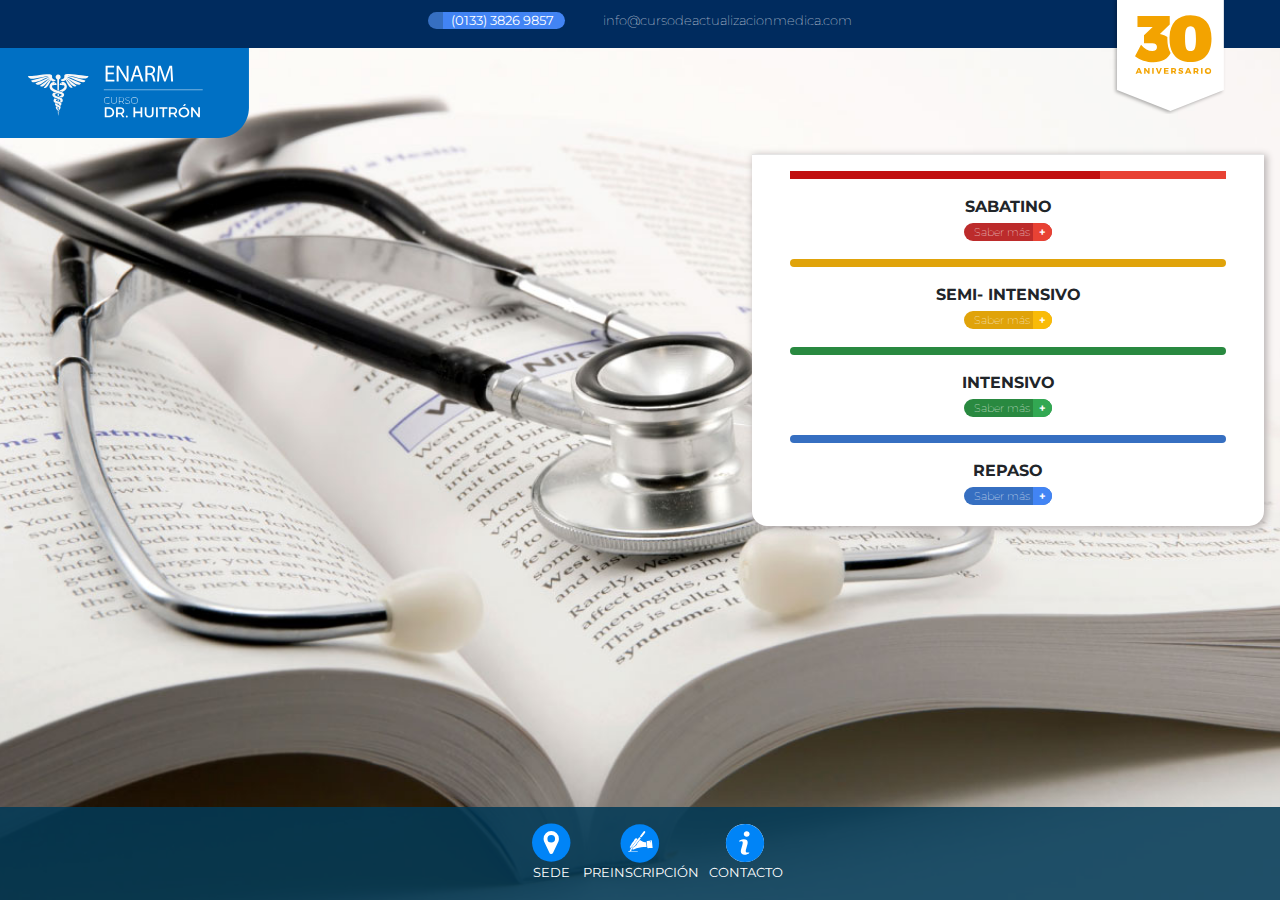
<file: index.html>
<!DOCTYPE html>
<html lang="es">
<head>
	<meta charset="UTF-8">
	<title>CAM</title>
	<!-- Required meta tags -->
  <meta charset="utf-8">
  <meta name="viewport" content="width=device-width, initial-scale=1, shrink-to-fit=no">

	<link rel="stylesheet" href="css/bootstrap.min.css">
	<link rel="stylesheet" href="css/style.css">
	<link rel="stylesheet" href="css/animate.css">
	<!-- fonts-->
	<link href="https://fonts.googleapis.com/css?family=Montserrat:100,200,300,400,600,700" rel="stylesheet">

	<link rel="stylesheet" href="https://use.fontawesome.com/releases/v5.3.1/css/all.css" integrity="sha384-mzrmE5qonljUremFsqc01SB46JvROS7bZs3IO2EmfFsd15uHvIt+Y8vEf7N7fWAU" crossorigin="anonymous">

</head>
<body>

	<div id="menu" class="">
		<div class="actions">
        <a id="close-menu" href="#" class="close">
          <i class="fas fa-times-circle txt-blue"></i>
        </a>
    </div>
  		<ul class="navigation-m nav flex-column txt-white text-center">
        <li class="nav-list">
          <a class="nav-link txt-blue " href="index.html">INICIO</a>
        </li>
        <div class="separator-menu"></div>
        <li class="nav-list">
          <a class="nav-link txt-blue " href="sede.html">SEDE</a>
        </li>
        <div class="separator-menu"></div>
        <li class="nav-list">
          <a class="nav-link txt-blue " href="que-ofrecemos.html">QUÉ OFRECEMOS</a>
        </li>
        <div class="separator-menu"></div>
        <li class="nav-list">
          <a class="nav-link txt-blue " href="descargas.html">DESCARGAS</a>
        </li>
        <div class="separator-menu"></div>
        <li class="nav-list">
          <a class="nav-link txt-blue " href="preinscripcion.html">PREINSCRIPCION</a>
        </li>
        <div class="separator-menu"></div>
        <li class="nav-list">
          <a class="nav-link txt-blue " href="contacto.html">CONTACTO</a>
        </li>
      </ul>
  </div>

	<div id="page-cont" class="container-fluid page-container">
    <div class="col col-lg-12 text-right page-menu txt-white">
      <div class="text-center ptop header-both">
        <span class="text-center sz-zeight pright">
          <span class="bg-blue border-radius-l p-small">
            <i class="fa fa-phone" aria-hidden="true"></i>
          </span>
          <span class="bg-blue-db border-radius-r p-small ">
            (0133) 3826 9857
          </span>
        </span>
        <span class="sz-zeight text-center thin">
          <i class="fas fa-envelope"></i> info@cursodeactualizacionmedica.com
        </span>
      </div>
      
    	 <img src="images/logo-thirtye.svg" alt="thirty">
       <span class="sz-zsix">
        <a id="open-menu" class="txt-white" href="">MENÚ</a> 
       </span>
    </div>
  	<div class="page-logo">
  		<div class="col col-lg-12">
				<img class="logo" src="images/logo-blue.svg" alt="logotipo">
  		</div>
  	</div>
		
		<!--page-info-->
  	<div class="page-info">
  		<div class="schedule">
  			<hr>
  			<div class="schedule-line schedule-line-red"></div>
  			<div class="schedule-title">
  				SABATINO
  			</div>
  			<div class="schedule-btn">
  				<a class="sz-zseven bg-red line-rounded thin" href="curso-sabatino.html">
  					Saber más <span class="bg-red-db border-radius-r">+</span>
  				</a>
  			</div>
  		</div>
  		<div class="schedule">
  			<div class="schedule-line bg-yellow line-rounded"></div>
  			<div class="schedule-title">
  				SEMI- INTENSIVO
  			</div>
  			<div class="schedule-btn">
  				<a class="sz-zseven bg-yellow line-rounded thin" href="curso-semi-intensivo.html">
  					Saber más <span class="bg-yellow-db border-radius-r"> + </span>
  				</a>
  			</div>
  		</div>
  		<div class="schedule">
  			<div class="schedule-line bg-green line-rounded"></div>
  			<div class="schedule-title">
  				INTENSIVO
  			</div>
  			<div class="schedule-btn ">
  				<a class="sz-zseven bg-green line-rounded thin" href="curso-intensivo.html">
  					Saber más <span class="bg-green-db border-radius-r"> + </span>
  				</a>
  			</div>
  		</div>
  		<div class="schedule">
  			<div class="schedule-line bg-blue line-rounded"></div>
  			<div class="schedule-title">
  				REPASO
  			</div>
  			<div class="schedule-btn p-bootom txt-white ">
  				<a class="sz-zseven bg-blue line-rounded thin" href="curso-repaso.html">
  					Saber más <span class="bg-blue-db border-radius-r"> + </span>
  				</a>
  			</div>
  		</div>
  	</div>
  	<!-- ./ page-info-->

  	<div class="page-info-title txt-blue blank page-info-both">
      <a href="ingles-medico.html">
  		<h3 class="regular-monts blank">Inglés</h3>
  		<h2 class="bold-monts blank">MÉDICO</h2>
      </a>
  	</div>
		
    <div class="page-footer footer-abs text-center">
      <ul class="text-center menu-big ">
        <a href="sede.html">
          <li>
            <img class="img-sede" src="images/sede.svg" alt="">
            <div class="txt-white  sz-zeight menu-txt-mr">SEDE</div>
          </li>
        </a>
        <a href="preinscripcion.html">
          <li>
            <img class="img-pre" src="images/preinscripcion.svg" alt="">
            <div class="txt-white sz-zeight menu-txt-mr">PREINSCRIPCIÓN</div>
          </li>
        </a>
        <a href="contacto.html">
          <li>
            <img class="img-contact" src="images/contacto.svg" alt="">
          <div class="txt-white sz-zeight menu-txt-mr">CONTACTO</div>
          </li>
        </a>
      </ul>
    </div>

    <!-- page footer responsive-->
		<div class="page-footer footer-both">
			<!-- <div class="page-footer-notice">
				<h3 class="txt-yellow s-nine">AVISO</h3>
				<p class="txt-white thin sz-zseven">Lorem ipsum dolor sit amet, consectetur adipisicing elit. Necessitatibus illum odio beatae, fuga facilis iste qui itaque neque. Ratione distinctio, est modi eos odit unde at asperiores facilis in ex. Uunde at asperiores facilis in ex.</p>
			</div>
			<div class="separator"></div>
			<div class="logo-cam text-center">
				<img src="images/cam-logo.svg" alt="CAM Training">
				<a class="txt-white" href="">ENTRAR <i class="fas fa-arrow-right"></i></a>
			</div> -->
			<div class="separator"></div>
			<div class="footer-contact txt-white light-monts">
				<div class="footer-telephone text-center sz-zseven footer-both">
					<span class="bg-blue border-radius-l p-small">
						<i class="fa fa-phone" aria-hidden="true"></i>
					</span>
					<span class="bg-blue-db border-radius-r p-small ">
						(0133) 3826 9857
					</span>
				</div>
				<div class="footer-email sz-zseven text-center thin footer-both">
					<i class="fas fa-envelope"></i> info@cursodeactualizacionmedica.com
				</div>
				<div class="developer-company text-center sz-zsix thin">
					Desarrollado por CID | Aviso de privacidad
				</div>
			</div>
		</div>
    <!-- ./ page-footer responsive-->

	</div>

	<script src="https://code.jquery.com/jquery-3.2.1.slim.min.js" integrity="sha384-KJ3o2DKtIkvYIK3UENzmM7KCkRr/rE9/Qpg6aAZGJwFDMVNA/GpGFF93hXpG5KkN" crossorigin="anonymous"></script>
	<script src="https://cdnjs.cloudflare.com/ajax/libs/popper.js/1.12.9/umd/popper.min.js" integrity="sha384-ApNbgh9B+Y1QKtv3Rn7W3mgPxhU9K/ScQsAP7hUibX39j7fakFPskvXusvfa0b4Q" crossorigin="anonymous"></script>
	<script src="https://maxcdn.bootstrapcdn.com/bootstrap/4.0.0/js/bootstrap.min.js" integrity="sha384-JZR6Spejh4U02d8jOt6vLEHfe/JQGiRRSQQxSfFWpi1MquVdAyjUar5+76PVCmYl" crossorigin="anonymous"></script>
	<script src="js/main.js" ></script>
</body>
</html>
</file>
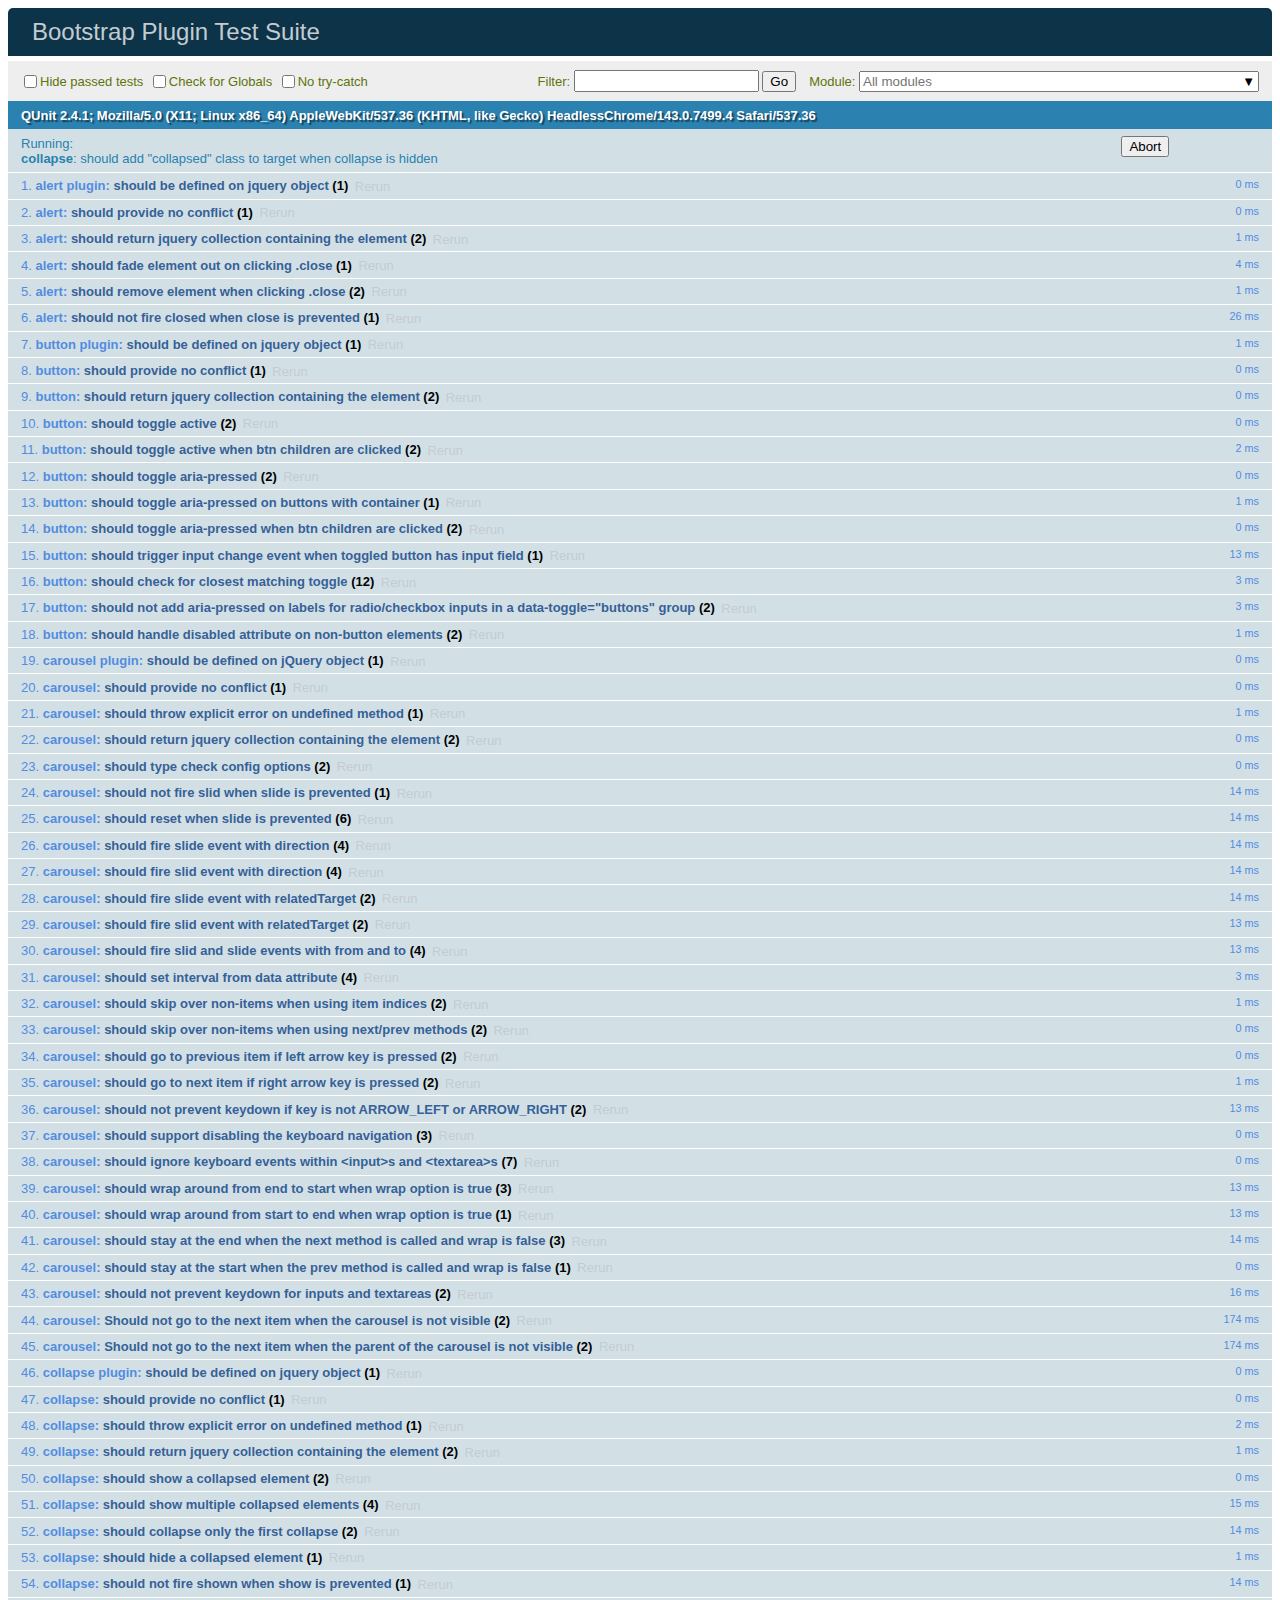
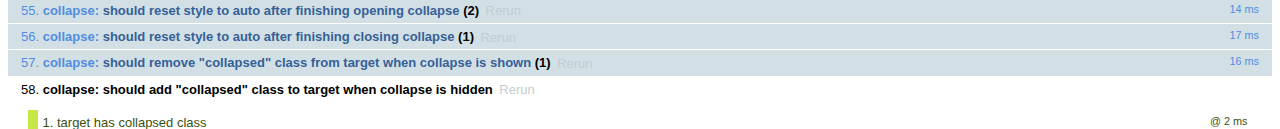
<file: bootstrap-4.0.0/js/tests/index.html>
<!doctype html>
<html lang="en">
  <head>
    <meta charset="utf-8">
    <meta name="viewport" content="width=device-width, initial-scale=1, shrink-to-fit=no">
    <title>Bootstrap Plugin Test Suite</title>

    <!-- jQuery -->
    <script>
      (function () {
        var path = '../../assets/js/vendor/jquery-slim.min.js'
        // get jquery param from the query string.
        var jQueryVersion = location.search.match(/[?&]jquery=(.*?)(?=&|$)/)

        // If a version was specified, use that version from our vendor folder
        if (jQueryVersion) {
          path = 'vendor/jquery-' + jQueryVersion[1] + '.min.js'
        }
        document.write('<script src="' + path + '"><\/script>')
      }())
    </script>
    <script src="../../assets/js/vendor/popper.min.js"></script>

    <!-- QUnit -->
    <link rel="stylesheet" href="vendor/qunit.css" media="screen">
    <script src="vendor/qunit.js"></script>

    <script>
      // Disable jQuery event aliases to ensure we don't accidentally use any of them
      [
        'blur',
        'focus',
        'focusin',
        'focusout',
        'resize',
        'scroll',
        'click',
        'dblclick',
        'mousedown',
        'mouseup',
        'mousemove',
        'mouseover',
        'mouseout',
        'mouseenter',
        'mouseleave',
        'change',
        'select',
        'submit',
        'keydown',
        'keypress',
        'keyup',
        'contextmenu'
      ].forEach(function(eventAlias) {
        $.fn[eventAlias] = function() {
          throw new Error('Using the ".' + eventAlias + '()" method is not allowed, so that Bootstrap can be compatible with custom jQuery builds which exclude the "event aliases" module that defines said method. See https://github.com/twbs/bootstrap/blob/master/CONTRIBUTING.md#js')
        }
      })

      // Require assert.expect in each test
      QUnit.config.requireExpects = true

      // See https://github.com/axemclion/grunt-saucelabs#test-result-details-with-qunit
      var log = []
      var testName

      QUnit.done(function(testResults) {
        var tests = []
        for (var i = 0; i < log.length; i++) {
          var details = log[i]
          tests.push({
            name: details.name,
            result: details.result,
            expected: details.expected,
            actual: details.actual,
            source: details.source
          })
        }
        testResults.tests = tests

        window.global_test_results = testResults
      })

      QUnit.testStart(function(testDetails) {
        QUnit.log(function(details) {
          if (!details.result) {
            details.name = testDetails.name
            log.push(details)
          }
        })
      })

      // Display fixture on-screen on iOS to avoid false positives
      // See https://github.com/twbs/bootstrap/pull/15955
      if (/iPhone|iPad|iPod/.test(navigator.userAgent)) {
        QUnit.begin(function() {
          $('#qunit-fixture').css({ top: 0, left: 0 })
        })

        QUnit.done(function() {
          $('#qunit-fixture').css({ top: '', left: '' })
        })
      }
    </script>

    <!-- Transpiled Plugins -->
    <script src="../dist/util.js"></script>
    <script src="../dist/alert.js"></script>
    <script src="../dist/button.js"></script>
    <script src="../dist/carousel.js"></script>
    <script src="../dist/collapse.js"></script>
    <script src="../dist/dropdown.js"></script>
    <script src="../dist/modal.js"></script>
    <script src="../dist/scrollspy.js"></script>
    <script src="../dist/tab.js"></script>
    <script src="../dist/tooltip.js"></script>
    <script src="../dist/popover.js"></script>

    <!-- Unit Tests -->
    <script src="unit/alert.js"></script>
    <script src="unit/button.js"></script>
    <script src="unit/carousel.js"></script>
    <script src="unit/collapse.js"></script>
    <script src="unit/dropdown.js"></script>
    <script src="unit/modal.js"></script>
    <script src="unit/scrollspy.js"></script>
    <script src="unit/tab.js"></script>
    <script src="unit/tooltip.js"></script>
    <script src="unit/popover.js"></script>
    <script src="unit/util.js"></script>
  </head>
  <body>
    <div id="qunit-container">
      <div id="qunit"></div>
      <div id="qunit-fixture"></div>
    </div>
  </body>
</html>
</file>
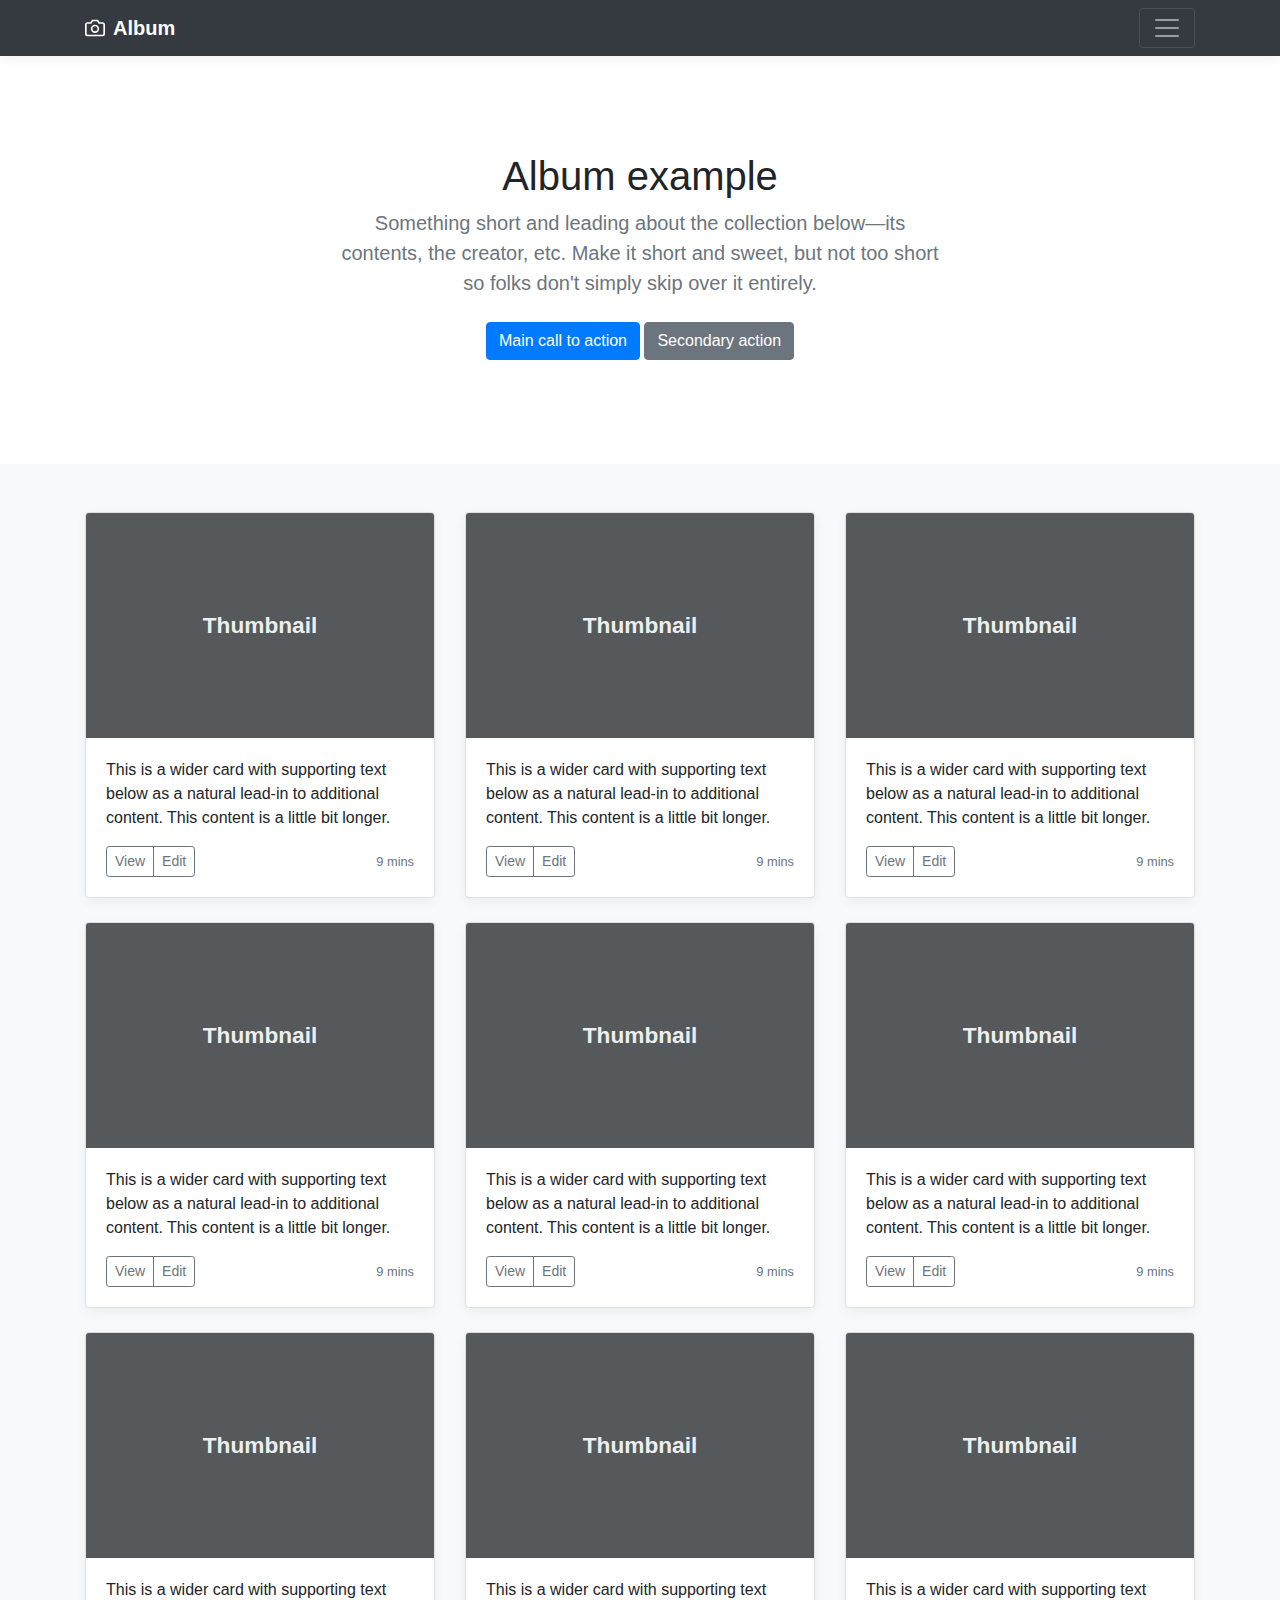
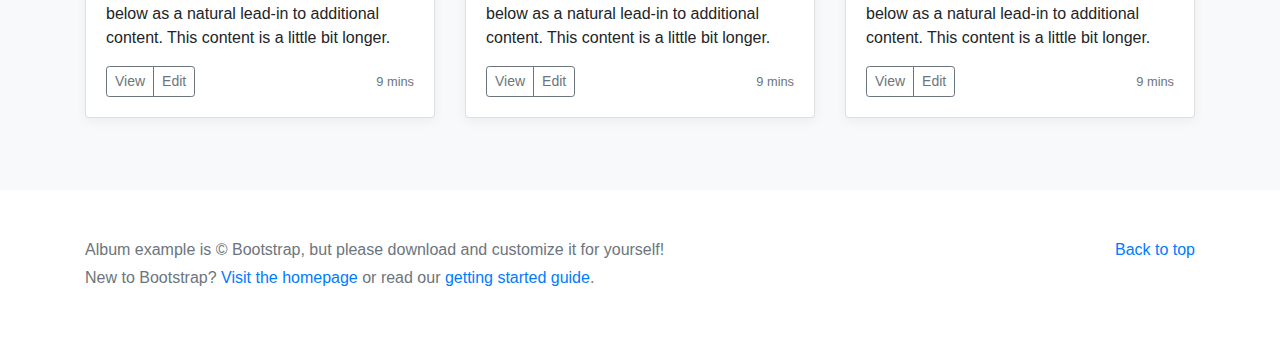
<file: bootstrap-4.0.0/docs/4.0/examples/album/index.html>
<!doctype html>
<html lang="en">
  <head>
    <meta charset="utf-8">
    <meta name="viewport" content="width=device-width, initial-scale=1, shrink-to-fit=no">
    <meta name="description" content="">
    <meta name="author" content="">
    <link rel="icon" href="../../../../favicon.ico">

    <title>Album example for Bootstrap</title>

    <!-- Bootstrap core CSS -->
    <link href="../../../../dist/css/bootstrap.min.css" rel="stylesheet">

    <!-- Custom styles for this template -->
    <link href="album.css" rel="stylesheet">
  </head>

  <body>

    <header>
      <div class="collapse bg-dark" id="navbarHeader">
        <div class="container">
          <div class="row">
            <div class="col-sm-8 col-md-7 py-4">
              <h4 class="text-white">About</h4>
              <p class="text-muted">Add some information about the album below, the author, or any other background context. Make it a few sentences long so folks can pick up some informative tidbits. Then, link them off to some social networking sites or contact information.</p>
            </div>
            <div class="col-sm-4 offset-md-1 py-4">
              <h4 class="text-white">Contact</h4>
              <ul class="list-unstyled">
                <li><a href="#" class="text-white">Follow on Twitter</a></li>
                <li><a href="#" class="text-white">Like on Facebook</a></li>
                <li><a href="#" class="text-white">Email me</a></li>
              </ul>
            </div>
          </div>
        </div>
      </div>
      <div class="navbar navbar-dark bg-dark box-shadow">
        <div class="container d-flex justify-content-between">
          <a href="#" class="navbar-brand d-flex align-items-center">
            <svg xmlns="http://www.w3.org/2000/svg" width="20" height="20" viewBox="0 0 24 24" fill="none" stroke="currentColor" stroke-width="2" stroke-linecap="round" stroke-linejoin="round" class="mr-2"><path d="M23 19a2 2 0 0 1-2 2H3a2 2 0 0 1-2-2V8a2 2 0 0 1 2-2h4l2-3h6l2 3h4a2 2 0 0 1 2 2z"></path><circle cx="12" cy="13" r="4"></circle></svg>
            <strong>Album</strong>
          </a>
          <button class="navbar-toggler" type="button" data-toggle="collapse" data-target="#navbarHeader" aria-controls="navbarHeader" aria-expanded="false" aria-label="Toggle navigation">
            <span class="navbar-toggler-icon"></span>
          </button>
        </div>
      </div>
    </header>

    <main role="main">

      <section class="jumbotron text-center">
        <div class="container">
          <h1 class="jumbotron-heading">Album example</h1>
          <p class="lead text-muted">Something short and leading about the collection below—its contents, the creator, etc. Make it short and sweet, but not too short so folks don't simply skip over it entirely.</p>
          <p>
            <a href="#" class="btn btn-primary my-2">Main call to action</a>
            <a href="#" class="btn btn-secondary my-2">Secondary action</a>
          </p>
        </div>
      </section>

      <div class="album py-5 bg-light">
        <div class="container">

          <div class="row">
            <div class="col-md-4">
              <div class="card mb-4 box-shadow">
                <img class="card-img-top" data-src="holder.js/100px225?theme=thumb&bg=55595c&fg=eceeef&text=Thumbnail" alt="Card image cap">
                <div class="card-body">
                  <p class="card-text">This is a wider card with supporting text below as a natural lead-in to additional content. This content is a little bit longer.</p>
                  <div class="d-flex justify-content-between align-items-center">
                    <div class="btn-group">
                      <button type="button" class="btn btn-sm btn-outline-secondary">View</button>
                      <button type="button" class="btn btn-sm btn-outline-secondary">Edit</button>
                    </div>
                    <small class="text-muted">9 mins</small>
                  </div>
                </div>
              </div>
            </div>
            <div class="col-md-4">
              <div class="card mb-4 box-shadow">
                <img class="card-img-top" data-src="holder.js/100px225?theme=thumb&bg=55595c&fg=eceeef&text=Thumbnail" alt="Card image cap">
                <div class="card-body">
                  <p class="card-text">This is a wider card with supporting text below as a natural lead-in to additional content. This content is a little bit longer.</p>
                  <div class="d-flex justify-content-between align-items-center">
                    <div class="btn-group">
                      <button type="button" class="btn btn-sm btn-outline-secondary">View</button>
                      <button type="button" class="btn btn-sm btn-outline-secondary">Edit</button>
                    </div>
                    <small class="text-muted">9 mins</small>
                  </div>
                </div>
              </div>
            </div>
            <div class="col-md-4">
              <div class="card mb-4 box-shadow">
                <img class="card-img-top" data-src="holder.js/100px225?theme=thumb&bg=55595c&fg=eceeef&text=Thumbnail" alt="Card image cap">
                <div class="card-body">
                  <p class="card-text">This is a wider card with supporting text below as a natural lead-in to additional content. This content is a little bit longer.</p>
                  <div class="d-flex justify-content-between align-items-center">
                    <div class="btn-group">
                      <button type="button" class="btn btn-sm btn-outline-secondary">View</button>
                      <button type="button" class="btn btn-sm btn-outline-secondary">Edit</button>
                    </div>
                    <small class="text-muted">9 mins</small>
                  </div>
                </div>
              </div>
            </div>

            <div class="col-md-4">
              <div class="card mb-4 box-shadow">
                <img class="card-img-top" data-src="holder.js/100px225?theme=thumb&bg=55595c&fg=eceeef&text=Thumbnail" alt="Card image cap">
                <div class="card-body">
                  <p class="card-text">This is a wider card with supporting text below as a natural lead-in to additional content. This content is a little bit longer.</p>
                  <div class="d-flex justify-content-between align-items-center">
                    <div class="btn-group">
                      <button type="button" class="btn btn-sm btn-outline-secondary">View</button>
                      <button type="button" class="btn btn-sm btn-outline-secondary">Edit</button>
                    </div>
                    <small class="text-muted">9 mins</small>
                  </div>
                </div>
              </div>
            </div>
            <div class="col-md-4">
              <div class="card mb-4 box-shadow">
                <img class="card-img-top" data-src="holder.js/100px225?theme=thumb&bg=55595c&fg=eceeef&text=Thumbnail" alt="Card image cap">
                <div class="card-body">
                  <p class="card-text">This is a wider card with supporting text below as a natural lead-in to additional content. This content is a little bit longer.</p>
                  <div class="d-flex justify-content-between align-items-center">
                    <div class="btn-group">
                      <button type="button" class="btn btn-sm btn-outline-secondary">View</button>
                      <button type="button" class="btn btn-sm btn-outline-secondary">Edit</button>
                    </div>
                    <small class="text-muted">9 mins</small>
                  </div>
                </div>
              </div>
            </div>
            <div class="col-md-4">
              <div class="card mb-4 box-shadow">
                <img class="card-img-top" data-src="holder.js/100px225?theme=thumb&bg=55595c&fg=eceeef&text=Thumbnail" alt="Card image cap">
                <div class="card-body">
                  <p class="card-text">This is a wider card with supporting text below as a natural lead-in to additional content. This content is a little bit longer.</p>
                  <div class="d-flex justify-content-between align-items-center">
                    <div class="btn-group">
                      <button type="button" class="btn btn-sm btn-outline-secondary">View</button>
                      <button type="button" class="btn btn-sm btn-outline-secondary">Edit</button>
                    </div>
                    <small class="text-muted">9 mins</small>
                  </div>
                </div>
              </div>
            </div>

            <div class="col-md-4">
              <div class="card mb-4 box-shadow">
                <img class="card-img-top" data-src="holder.js/100px225?theme=thumb&bg=55595c&fg=eceeef&text=Thumbnail" alt="Card image cap">
                <div class="card-body">
                  <p class="card-text">This is a wider card with supporting text below as a natural lead-in to additional content. This content is a little bit longer.</p>
                  <div class="d-flex justify-content-between align-items-center">
                    <div class="btn-group">
                      <button type="button" class="btn btn-sm btn-outline-secondary">View</button>
                      <button type="button" class="btn btn-sm btn-outline-secondary">Edit</button>
                    </div>
                    <small class="text-muted">9 mins</small>
                  </div>
                </div>
              </div>
            </div>
            <div class="col-md-4">
              <div class="card mb-4 box-shadow">
                <img class="card-img-top" data-src="holder.js/100px225?theme=thumb&bg=55595c&fg=eceeef&text=Thumbnail" alt="Card image cap">
                <div class="card-body">
                  <p class="card-text">This is a wider card with supporting text below as a natural lead-in to additional content. This content is a little bit longer.</p>
                  <div class="d-flex justify-content-between align-items-center">
                    <div class="btn-group">
                      <button type="button" class="btn btn-sm btn-outline-secondary">View</button>
                      <button type="button" class="btn btn-sm btn-outline-secondary">Edit</button>
                    </div>
                    <small class="text-muted">9 mins</small>
                  </div>
                </div>
              </div>
            </div>
            <div class="col-md-4">
              <div class="card mb-4 box-shadow">
                <img class="card-img-top" data-src="holder.js/100px225?theme=thumb&bg=55595c&fg=eceeef&text=Thumbnail" alt="Card image cap">
                <div class="card-body">
                  <p class="card-text">This is a wider card with supporting text below as a natural lead-in to additional content. This content is a little bit longer.</p>
                  <div class="d-flex justify-content-between align-items-center">
                    <div class="btn-group">
                      <button type="button" class="btn btn-sm btn-outline-secondary">View</button>
                      <button type="button" class="btn btn-sm btn-outline-secondary">Edit</button>
                    </div>
                    <small class="text-muted">9 mins</small>
                  </div>
                </div>
              </div>
            </div>
          </div>
        </div>
      </div>

    </main>

    <footer class="text-muted">
      <div class="container">
        <p class="float-right">
          <a href="#">Back to top</a>
        </p>
        <p>Album example is &copy; Bootstrap, but please download and customize it for yourself!</p>
        <p>New to Bootstrap? <a href="../../">Visit the homepage</a> or read our <a href="../../getting-started/">getting started guide</a>.</p>
      </div>
    </footer>

    <!-- Bootstrap core JavaScript
    ================================================== -->
    <!-- Placed at the end of the document so the pages load faster -->
    <script src="https://code.jquery.com/jquery-3.2.1.slim.min.js" integrity="sha384-KJ3o2DKtIkvYIK3UENzmM7KCkRr/rE9/Qpg6aAZGJwFDMVNA/GpGFF93hXpG5KkN" crossorigin="anonymous"></script>
    <script>window.jQuery || document.write('<script src="../../../../assets/js/vendor/jquery-slim.min.js"><\/script>')</script>
    <script src="../../../../assets/js/vendor/popper.min.js"></script>
    <script src="../../../../dist/js/bootstrap.min.js"></script>
    <script src="../../../../assets/js/vendor/holder.min.js"></script>
  </body>
</html>
</file>
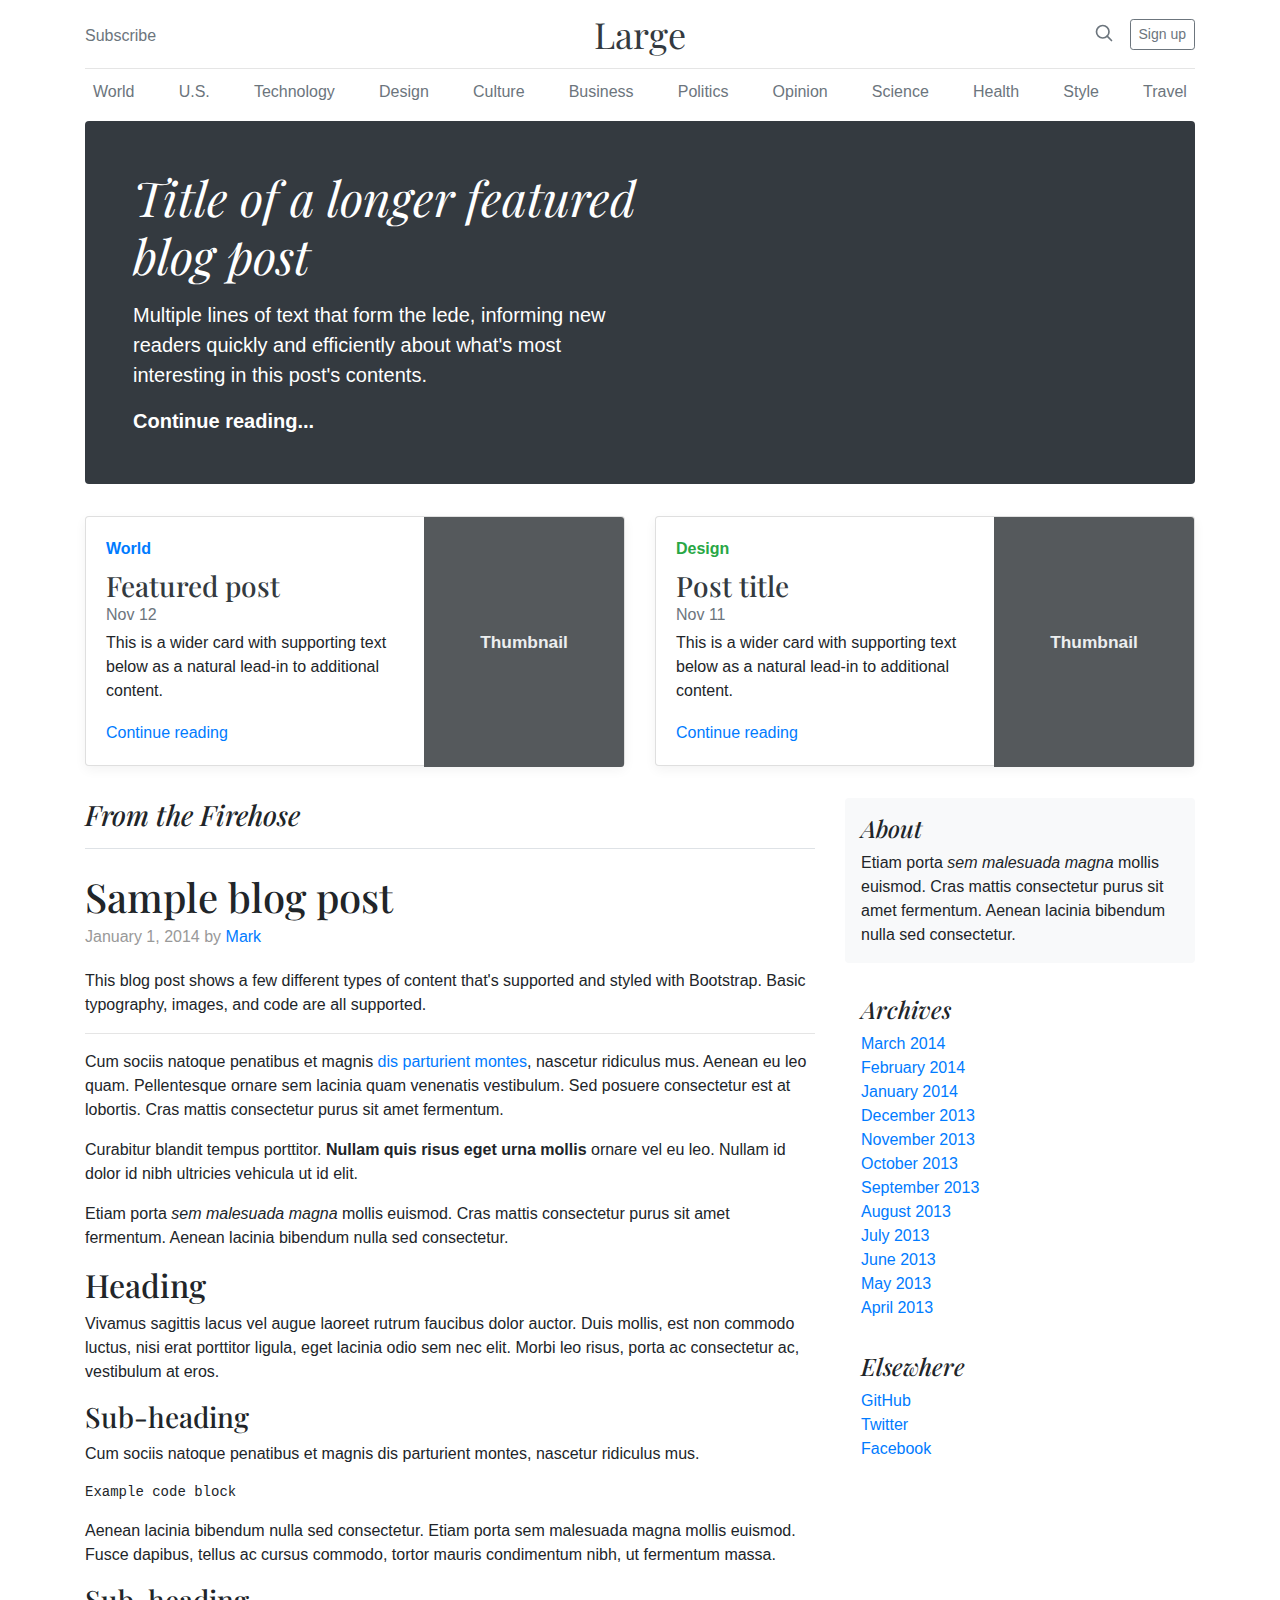
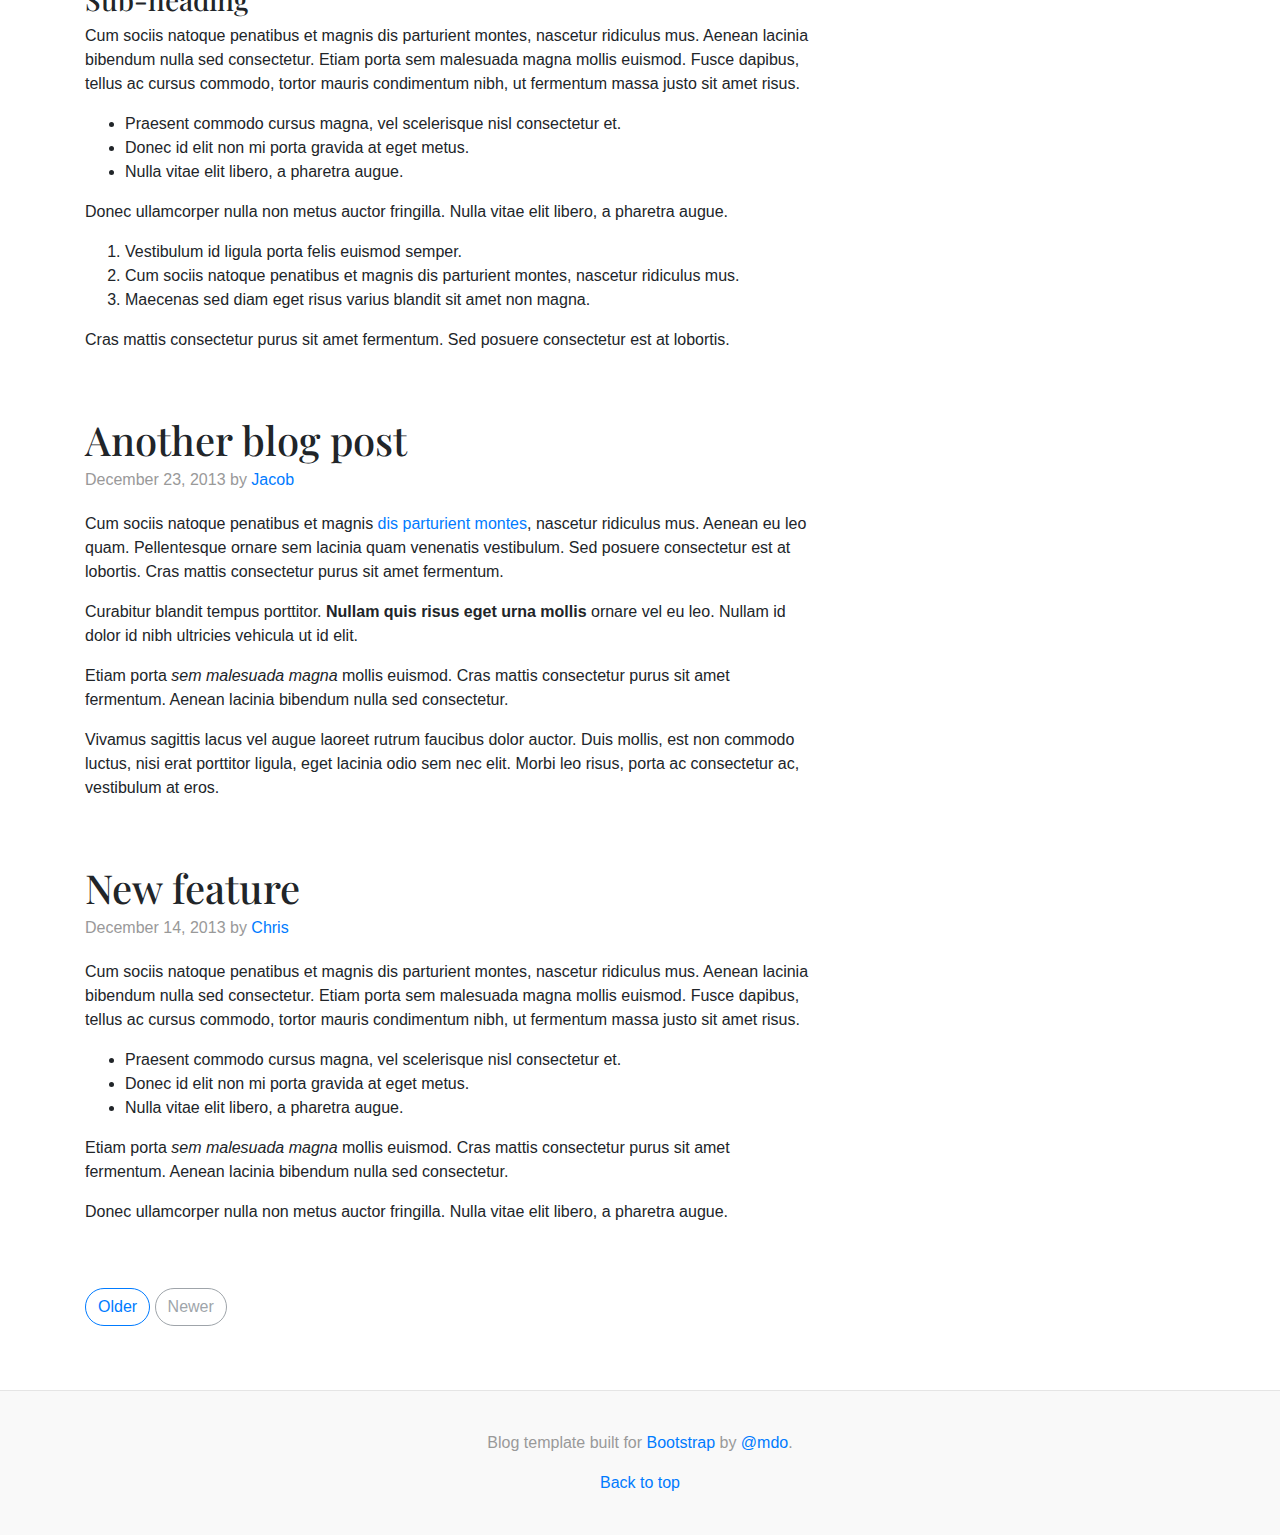
<file: bootstrap-4.0.0/docs/4.0/examples/blog/index.html>
<!doctype html>
<html lang="en">
  <head>
    <meta charset="utf-8">
    <meta name="viewport" content="width=device-width, initial-scale=1, shrink-to-fit=no">
    <meta name="description" content="">
    <meta name="author" content="">
    <link rel="icon" href="../../../../favicon.ico">

    <title>Blog Template for Bootstrap</title>

    <!-- Bootstrap core CSS -->
    <link href="../../../../dist/css/bootstrap.min.css" rel="stylesheet">

    <!-- Custom styles for this template -->
    <link href="https://fonts.googleapis.com/css?family=Playfair+Display:700,900" rel="stylesheet">
    <link href="blog.css" rel="stylesheet">
  </head>

  <body>

    <div class="container">
      <header class="blog-header py-3">
        <div class="row flex-nowrap justify-content-between align-items-center">
          <div class="col-4 pt-1">
            <a class="text-muted" href="#">Subscribe</a>
          </div>
          <div class="col-4 text-center">
            <a class="blog-header-logo text-dark" href="#">Large</a>
          </div>
          <div class="col-4 d-flex justify-content-end align-items-center">
            <a class="text-muted" href="#">
              <svg xmlns="http://www.w3.org/2000/svg" width="20" height="20" viewBox="0 0 24 24" fill="none" stroke="currentColor" stroke-width="2" stroke-linecap="round" stroke-linejoin="round" class="mx-3"><circle cx="10.5" cy="10.5" r="7.5"></circle><line x1="21" y1="21" x2="15.8" y2="15.8"></line></svg>
            </a>
            <a class="btn btn-sm btn-outline-secondary" href="#">Sign up</a>
          </div>
        </div>
      </header>

      <div class="nav-scroller py-1 mb-2">
        <nav class="nav d-flex justify-content-between">
          <a class="p-2 text-muted" href="#">World</a>
          <a class="p-2 text-muted" href="#">U.S.</a>
          <a class="p-2 text-muted" href="#">Technology</a>
          <a class="p-2 text-muted" href="#">Design</a>
          <a class="p-2 text-muted" href="#">Culture</a>
          <a class="p-2 text-muted" href="#">Business</a>
          <a class="p-2 text-muted" href="#">Politics</a>
          <a class="p-2 text-muted" href="#">Opinion</a>
          <a class="p-2 text-muted" href="#">Science</a>
          <a class="p-2 text-muted" href="#">Health</a>
          <a class="p-2 text-muted" href="#">Style</a>
          <a class="p-2 text-muted" href="#">Travel</a>
        </nav>
      </div>

      <div class="jumbotron p-3 p-md-5 text-white rounded bg-dark">
        <div class="col-md-6 px-0">
          <h1 class="display-4 font-italic">Title of a longer featured blog post</h1>
          <p class="lead my-3">Multiple lines of text that form the lede, informing new readers quickly and efficiently about what's most interesting in this post's contents.</p>
          <p class="lead mb-0"><a href="#" class="text-white font-weight-bold">Continue reading...</a></p>
        </div>
      </div>

      <div class="row mb-2">
        <div class="col-md-6">
          <div class="card flex-md-row mb-4 box-shadow h-md-250">
            <div class="card-body d-flex flex-column align-items-start">
              <strong class="d-inline-block mb-2 text-primary">World</strong>
              <h3 class="mb-0">
                <a class="text-dark" href="#">Featured post</a>
              </h3>
              <div class="mb-1 text-muted">Nov 12</div>
              <p class="card-text mb-auto">This is a wider card with supporting text below as a natural lead-in to additional content.</p>
              <a href="#">Continue reading</a>
            </div>
            <img class="card-img-right flex-auto d-none d-md-block" data-src="holder.js/200x250?theme=thumb" alt="Card image cap">
          </div>
        </div>
        <div class="col-md-6">
          <div class="card flex-md-row mb-4 box-shadow h-md-250">
            <div class="card-body d-flex flex-column align-items-start">
              <strong class="d-inline-block mb-2 text-success">Design</strong>
              <h3 class="mb-0">
                <a class="text-dark" href="#">Post title</a>
              </h3>
              <div class="mb-1 text-muted">Nov 11</div>
              <p class="card-text mb-auto">This is a wider card with supporting text below as a natural lead-in to additional content.</p>
              <a href="#">Continue reading</a>
            </div>
            <img class="card-img-right flex-auto d-none d-md-block" data-src="holder.js/200x250?theme=thumb" alt="Card image cap">
          </div>
        </div>
      </div>
    </div>

    <main role="main" class="container">
      <div class="row">
        <div class="col-md-8 blog-main">
          <h3 class="pb-3 mb-4 font-italic border-bottom">
            From the Firehose
          </h3>

          <div class="blog-post">
            <h2 class="blog-post-title">Sample blog post</h2>
            <p class="blog-post-meta">January 1, 2014 by <a href="#">Mark</a></p>

            <p>This blog post shows a few different types of content that's supported and styled with Bootstrap. Basic typography, images, and code are all supported.</p>
            <hr>
            <p>Cum sociis natoque penatibus et magnis <a href="#">dis parturient montes</a>, nascetur ridiculus mus. Aenean eu leo quam. Pellentesque ornare sem lacinia quam venenatis vestibulum. Sed posuere consectetur est at lobortis. Cras mattis consectetur purus sit amet fermentum.</p>
            <blockquote>
              <p>Curabitur blandit tempus porttitor. <strong>Nullam quis risus eget urna mollis</strong> ornare vel eu leo. Nullam id dolor id nibh ultricies vehicula ut id elit.</p>
            </blockquote>
            <p>Etiam porta <em>sem malesuada magna</em> mollis euismod. Cras mattis consectetur purus sit amet fermentum. Aenean lacinia bibendum nulla sed consectetur.</p>
            <h2>Heading</h2>
            <p>Vivamus sagittis lacus vel augue laoreet rutrum faucibus dolor auctor. Duis mollis, est non commodo luctus, nisi erat porttitor ligula, eget lacinia odio sem nec elit. Morbi leo risus, porta ac consectetur ac, vestibulum at eros.</p>
            <h3>Sub-heading</h3>
            <p>Cum sociis natoque penatibus et magnis dis parturient montes, nascetur ridiculus mus.</p>
            <pre><code>Example code block</code></pre>
            <p>Aenean lacinia bibendum nulla sed consectetur. Etiam porta sem malesuada magna mollis euismod. Fusce dapibus, tellus ac cursus commodo, tortor mauris condimentum nibh, ut fermentum massa.</p>
            <h3>Sub-heading</h3>
            <p>Cum sociis natoque penatibus et magnis dis parturient montes, nascetur ridiculus mus. Aenean lacinia bibendum nulla sed consectetur. Etiam porta sem malesuada magna mollis euismod. Fusce dapibus, tellus ac cursus commodo, tortor mauris condimentum nibh, ut fermentum massa justo sit amet risus.</p>
            <ul>
              <li>Praesent commodo cursus magna, vel scelerisque nisl consectetur et.</li>
              <li>Donec id elit non mi porta gravida at eget metus.</li>
              <li>Nulla vitae elit libero, a pharetra augue.</li>
            </ul>
            <p>Donec ullamcorper nulla non metus auctor fringilla. Nulla vitae elit libero, a pharetra augue.</p>
            <ol>
              <li>Vestibulum id ligula porta felis euismod semper.</li>
              <li>Cum sociis natoque penatibus et magnis dis parturient montes, nascetur ridiculus mus.</li>
              <li>Maecenas sed diam eget risus varius blandit sit amet non magna.</li>
            </ol>
            <p>Cras mattis consectetur purus sit amet fermentum. Sed posuere consectetur est at lobortis.</p>
          </div><!-- /.blog-post -->

          <div class="blog-post">
            <h2 class="blog-post-title">Another blog post</h2>
            <p class="blog-post-meta">December 23, 2013 by <a href="#">Jacob</a></p>

            <p>Cum sociis natoque penatibus et magnis <a href="#">dis parturient montes</a>, nascetur ridiculus mus. Aenean eu leo quam. Pellentesque ornare sem lacinia quam venenatis vestibulum. Sed posuere consectetur est at lobortis. Cras mattis consectetur purus sit amet fermentum.</p>
            <blockquote>
              <p>Curabitur blandit tempus porttitor. <strong>Nullam quis risus eget urna mollis</strong> ornare vel eu leo. Nullam id dolor id nibh ultricies vehicula ut id elit.</p>
            </blockquote>
            <p>Etiam porta <em>sem malesuada magna</em> mollis euismod. Cras mattis consectetur purus sit amet fermentum. Aenean lacinia bibendum nulla sed consectetur.</p>
            <p>Vivamus sagittis lacus vel augue laoreet rutrum faucibus dolor auctor. Duis mollis, est non commodo luctus, nisi erat porttitor ligula, eget lacinia odio sem nec elit. Morbi leo risus, porta ac consectetur ac, vestibulum at eros.</p>
          </div><!-- /.blog-post -->

          <div class="blog-post">
            <h2 class="blog-post-title">New feature</h2>
            <p class="blog-post-meta">December 14, 2013 by <a href="#">Chris</a></p>

            <p>Cum sociis natoque penatibus et magnis dis parturient montes, nascetur ridiculus mus. Aenean lacinia bibendum nulla sed consectetur. Etiam porta sem malesuada magna mollis euismod. Fusce dapibus, tellus ac cursus commodo, tortor mauris condimentum nibh, ut fermentum massa justo sit amet risus.</p>
            <ul>
              <li>Praesent commodo cursus magna, vel scelerisque nisl consectetur et.</li>
              <li>Donec id elit non mi porta gravida at eget metus.</li>
              <li>Nulla vitae elit libero, a pharetra augue.</li>
            </ul>
            <p>Etiam porta <em>sem malesuada magna</em> mollis euismod. Cras mattis consectetur purus sit amet fermentum. Aenean lacinia bibendum nulla sed consectetur.</p>
            <p>Donec ullamcorper nulla non metus auctor fringilla. Nulla vitae elit libero, a pharetra augue.</p>
          </div><!-- /.blog-post -->

          <nav class="blog-pagination">
            <a class="btn btn-outline-primary" href="#">Older</a>
            <a class="btn btn-outline-secondary disabled" href="#">Newer</a>
          </nav>

        </div><!-- /.blog-main -->

        <aside class="col-md-4 blog-sidebar">
          <div class="p-3 mb-3 bg-light rounded">
            <h4 class="font-italic">About</h4>
            <p class="mb-0">Etiam porta <em>sem malesuada magna</em> mollis euismod. Cras mattis consectetur purus sit amet fermentum. Aenean lacinia bibendum nulla sed consectetur.</p>
          </div>

          <div class="p-3">
            <h4 class="font-italic">Archives</h4>
            <ol class="list-unstyled mb-0">
              <li><a href="#">March 2014</a></li>
              <li><a href="#">February 2014</a></li>
              <li><a href="#">January 2014</a></li>
              <li><a href="#">December 2013</a></li>
              <li><a href="#">November 2013</a></li>
              <li><a href="#">October 2013</a></li>
              <li><a href="#">September 2013</a></li>
              <li><a href="#">August 2013</a></li>
              <li><a href="#">July 2013</a></li>
              <li><a href="#">June 2013</a></li>
              <li><a href="#">May 2013</a></li>
              <li><a href="#">April 2013</a></li>
            </ol>
          </div>

          <div class="p-3">
            <h4 class="font-italic">Elsewhere</h4>
            <ol class="list-unstyled">
              <li><a href="#">GitHub</a></li>
              <li><a href="#">Twitter</a></li>
              <li><a href="#">Facebook</a></li>
            </ol>
          </div>
        </aside><!-- /.blog-sidebar -->

      </div><!-- /.row -->

    </main><!-- /.container -->

    <footer class="blog-footer">
      <p>Blog template built for <a href="https://getbootstrap.com/">Bootstrap</a> by <a href="https://twitter.com/mdo">@mdo</a>.</p>
      <p>
        <a href="#">Back to top</a>
      </p>
    </footer>

    <!-- Bootstrap core JavaScript
    ================================================== -->
    <!-- Placed at the end of the document so the pages load faster -->
    <script src="https://code.jquery.com/jquery-3.2.1.slim.min.js" integrity="sha384-KJ3o2DKtIkvYIK3UENzmM7KCkRr/rE9/Qpg6aAZGJwFDMVNA/GpGFF93hXpG5KkN" crossorigin="anonymous"></script>
    <script>window.jQuery || document.write('<script src="../../../../assets/js/vendor/jquery-slim.min.js"><\/script>')</script>
    <script src="../../../../assets/js/vendor/popper.min.js"></script>
    <script src="../../../../dist/js/bootstrap.min.js"></script>
    <script src="../../../../assets/js/vendor/holder.min.js"></script>
    <script>
      Holder.addTheme('thumb', {
        bg: '#55595c',
        fg: '#eceeef',
        text: 'Thumbnail'
      });
    </script>
  </body>
</html>
</file>
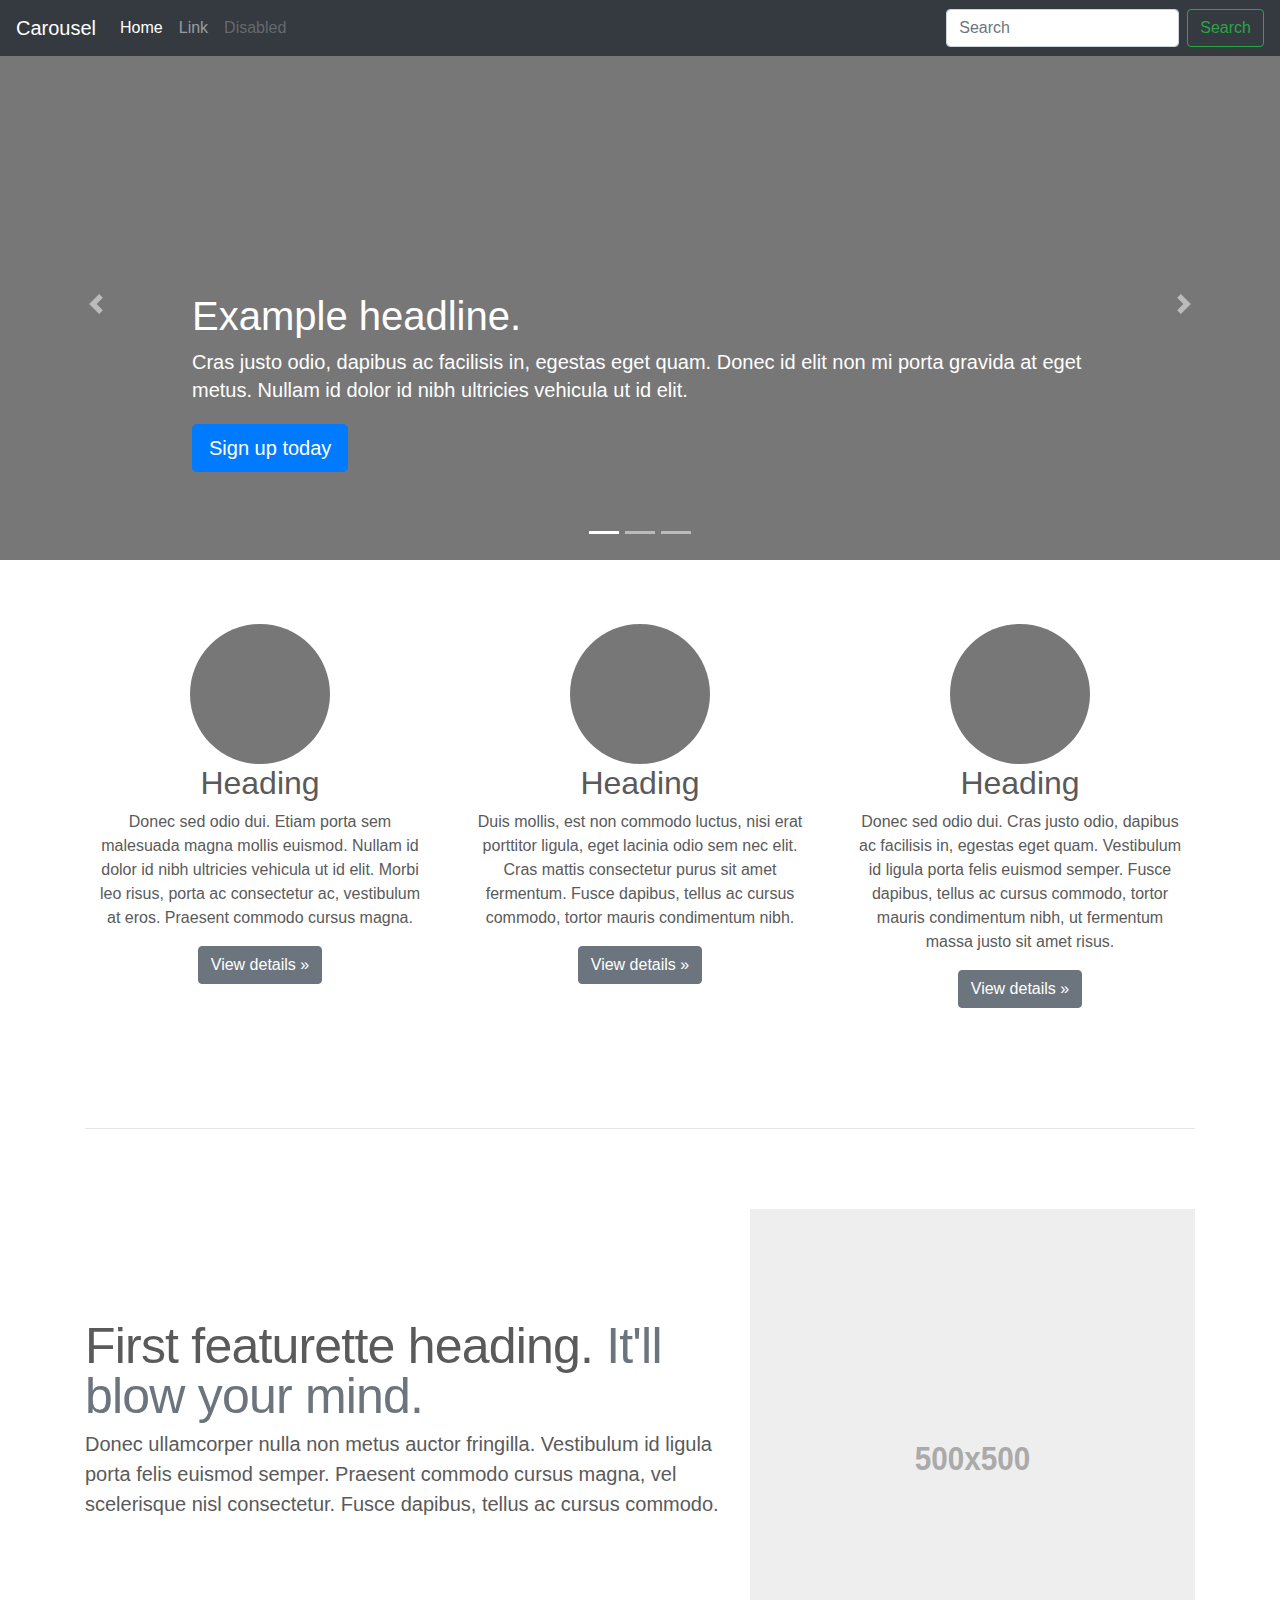
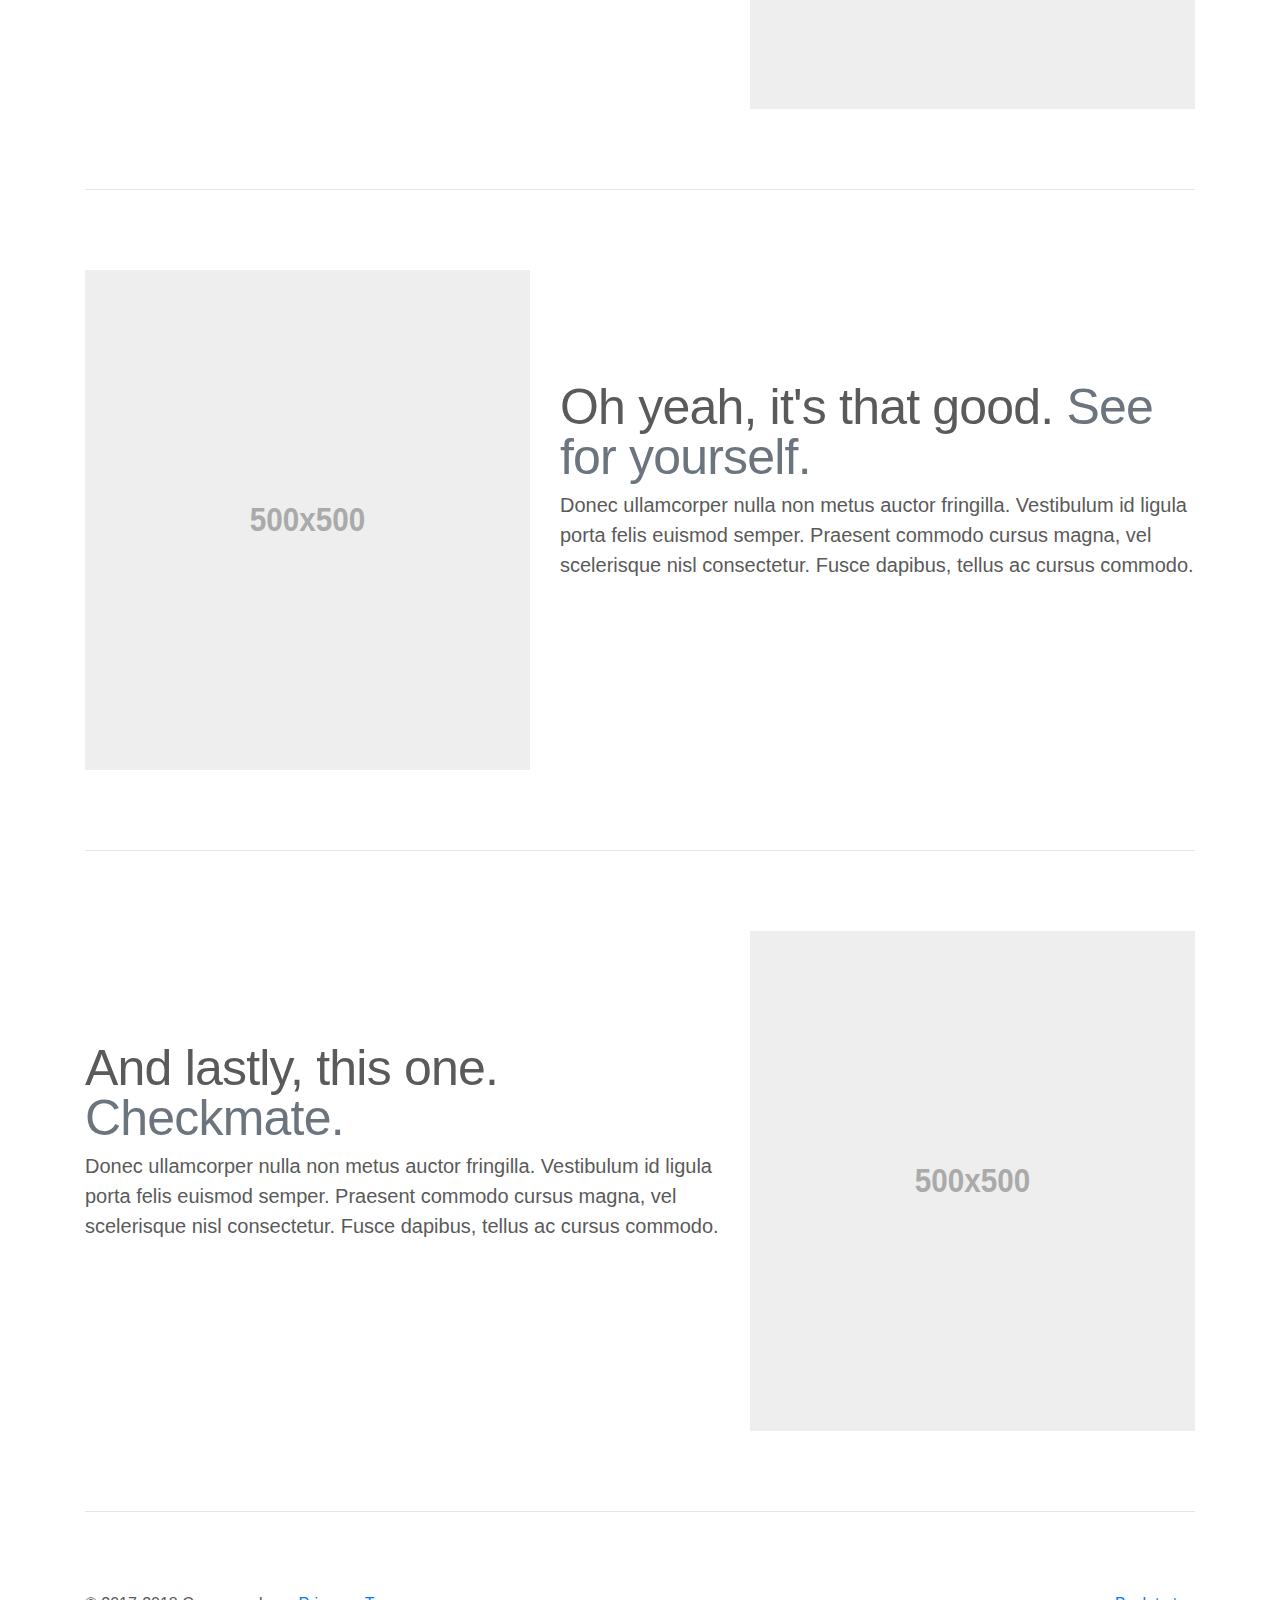
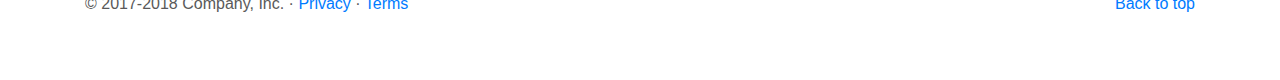
<file: bootstrap-4.0.0/docs/4.0/examples/carousel/index.html>
<!doctype html>
<html lang="en">
  <head>
    <meta charset="utf-8">
    <meta name="viewport" content="width=device-width, initial-scale=1, shrink-to-fit=no">
    <meta name="description" content="">
    <meta name="author" content="">
    <link rel="icon" href="../../../../favicon.ico">

    <title>Carousel Template for Bootstrap</title>

    <!-- Bootstrap core CSS -->
    <link href="../../../../dist/css/bootstrap.min.css" rel="stylesheet">

    <!-- Custom styles for this template -->
    <link href="carousel.css" rel="stylesheet">
  </head>
  <body>

    <header>
      <nav class="navbar navbar-expand-md navbar-dark fixed-top bg-dark">
        <a class="navbar-brand" href="#">Carousel</a>
        <button class="navbar-toggler" type="button" data-toggle="collapse" data-target="#navbarCollapse" aria-controls="navbarCollapse" aria-expanded="false" aria-label="Toggle navigation">
          <span class="navbar-toggler-icon"></span>
        </button>
        <div class="collapse navbar-collapse" id="navbarCollapse">
          <ul class="navbar-nav mr-auto">
            <li class="nav-item active">
              <a class="nav-link" href="#">Home <span class="sr-only">(current)</span></a>
            </li>
            <li class="nav-item">
              <a class="nav-link" href="#">Link</a>
            </li>
            <li class="nav-item">
              <a class="nav-link disabled" href="#">Disabled</a>
            </li>
          </ul>
          <form class="form-inline mt-2 mt-md-0">
            <input class="form-control mr-sm-2" type="text" placeholder="Search" aria-label="Search">
            <button class="btn btn-outline-success my-2 my-sm-0" type="submit">Search</button>
          </form>
        </div>
      </nav>
    </header>

    <main role="main">

      <div id="myCarousel" class="carousel slide" data-ride="carousel">
        <ol class="carousel-indicators">
          <li data-target="#myCarousel" data-slide-to="0" class="active"></li>
          <li data-target="#myCarousel" data-slide-to="1"></li>
          <li data-target="#myCarousel" data-slide-to="2"></li>
        </ol>
        <div class="carousel-inner">
          <div class="carousel-item active">
            <img class="first-slide" src="[data-uri]" alt="First slide">
            <div class="container">
              <div class="carousel-caption text-left">
                <h1>Example headline.</h1>
                <p>Cras justo odio, dapibus ac facilisis in, egestas eget quam. Donec id elit non mi porta gravida at eget metus. Nullam id dolor id nibh ultricies vehicula ut id elit.</p>
                <p><a class="btn btn-lg btn-primary" href="#" role="button">Sign up today</a></p>
              </div>
            </div>
          </div>
          <div class="carousel-item">
            <img class="second-slide" src="[data-uri]" alt="Second slide">
            <div class="container">
              <div class="carousel-caption">
                <h1>Another example headline.</h1>
                <p>Cras justo odio, dapibus ac facilisis in, egestas eget quam. Donec id elit non mi porta gravida at eget metus. Nullam id dolor id nibh ultricies vehicula ut id elit.</p>
                <p><a class="btn btn-lg btn-primary" href="#" role="button">Learn more</a></p>
              </div>
            </div>
          </div>
          <div class="carousel-item">
            <img class="third-slide" src="[data-uri]" alt="Third slide">
            <div class="container">
              <div class="carousel-caption text-right">
                <h1>One more for good measure.</h1>
                <p>Cras justo odio, dapibus ac facilisis in, egestas eget quam. Donec id elit non mi porta gravida at eget metus. Nullam id dolor id nibh ultricies vehicula ut id elit.</p>
                <p><a class="btn btn-lg btn-primary" href="#" role="button">Browse gallery</a></p>
              </div>
            </div>
          </div>
        </div>
        <a class="carousel-control-prev" href="#myCarousel" role="button" data-slide="prev">
          <span class="carousel-control-prev-icon" aria-hidden="true"></span>
          <span class="sr-only">Previous</span>
        </a>
        <a class="carousel-control-next" href="#myCarousel" role="button" data-slide="next">
          <span class="carousel-control-next-icon" aria-hidden="true"></span>
          <span class="sr-only">Next</span>
        </a>
      </div>


      <!-- Marketing messaging and featurettes
      ================================================== -->
      <!-- Wrap the rest of the page in another container to center all the content. -->

      <div class="container marketing">

        <!-- Three columns of text below the carousel -->
        <div class="row">
          <div class="col-lg-4">
            <img class="rounded-circle" src="[data-uri]" alt="Generic placeholder image" width="140" height="140">
            <h2>Heading</h2>
            <p>Donec sed odio dui. Etiam porta sem malesuada magna mollis euismod. Nullam id dolor id nibh ultricies vehicula ut id elit. Morbi leo risus, porta ac consectetur ac, vestibulum at eros. Praesent commodo cursus magna.</p>
            <p><a class="btn btn-secondary" href="#" role="button">View details &raquo;</a></p>
          </div><!-- /.col-lg-4 -->
          <div class="col-lg-4">
            <img class="rounded-circle" src="[data-uri]" alt="Generic placeholder image" width="140" height="140">
            <h2>Heading</h2>
            <p>Duis mollis, est non commodo luctus, nisi erat porttitor ligula, eget lacinia odio sem nec elit. Cras mattis consectetur purus sit amet fermentum. Fusce dapibus, tellus ac cursus commodo, tortor mauris condimentum nibh.</p>
            <p><a class="btn btn-secondary" href="#" role="button">View details &raquo;</a></p>
          </div><!-- /.col-lg-4 -->
          <div class="col-lg-4">
            <img class="rounded-circle" src="[data-uri]" alt="Generic placeholder image" width="140" height="140">
            <h2>Heading</h2>
            <p>Donec sed odio dui. Cras justo odio, dapibus ac facilisis in, egestas eget quam. Vestibulum id ligula porta felis euismod semper. Fusce dapibus, tellus ac cursus commodo, tortor mauris condimentum nibh, ut fermentum massa justo sit amet risus.</p>
            <p><a class="btn btn-secondary" href="#" role="button">View details &raquo;</a></p>
          </div><!-- /.col-lg-4 -->
        </div><!-- /.row -->


        <!-- START THE FEATURETTES -->

        <hr class="featurette-divider">

        <div class="row featurette">
          <div class="col-md-7">
            <h2 class="featurette-heading">First featurette heading. <span class="text-muted">It'll blow your mind.</span></h2>
            <p class="lead">Donec ullamcorper nulla non metus auctor fringilla. Vestibulum id ligula porta felis euismod semper. Praesent commodo cursus magna, vel scelerisque nisl consectetur. Fusce dapibus, tellus ac cursus commodo.</p>
          </div>
          <div class="col-md-5">
            <img class="featurette-image img-fluid mx-auto" data-src="holder.js/500x500/auto" alt="Generic placeholder image">
          </div>
        </div>

        <hr class="featurette-divider">

        <div class="row featurette">
          <div class="col-md-7 order-md-2">
            <h2 class="featurette-heading">Oh yeah, it's that good. <span class="text-muted">See for yourself.</span></h2>
            <p class="lead">Donec ullamcorper nulla non metus auctor fringilla. Vestibulum id ligula porta felis euismod semper. Praesent commodo cursus magna, vel scelerisque nisl consectetur. Fusce dapibus, tellus ac cursus commodo.</p>
          </div>
          <div class="col-md-5 order-md-1">
            <img class="featurette-image img-fluid mx-auto" data-src="holder.js/500x500/auto" alt="Generic placeholder image">
          </div>
        </div>

        <hr class="featurette-divider">

        <div class="row featurette">
          <div class="col-md-7">
            <h2 class="featurette-heading">And lastly, this one. <span class="text-muted">Checkmate.</span></h2>
            <p class="lead">Donec ullamcorper nulla non metus auctor fringilla. Vestibulum id ligula porta felis euismod semper. Praesent commodo cursus magna, vel scelerisque nisl consectetur. Fusce dapibus, tellus ac cursus commodo.</p>
          </div>
          <div class="col-md-5">
            <img class="featurette-image img-fluid mx-auto" data-src="holder.js/500x500/auto" alt="Generic placeholder image">
          </div>
        </div>

        <hr class="featurette-divider">

        <!-- /END THE FEATURETTES -->

      </div><!-- /.container -->


      <!-- FOOTER -->
      <footer class="container">
        <p class="float-right"><a href="#">Back to top</a></p>
        <p>&copy; 2017-2018 Company, Inc. &middot; <a href="#">Privacy</a> &middot; <a href="#">Terms</a></p>
      </footer>
    </main>

    <!-- Bootstrap core JavaScript
    ================================================== -->
    <!-- Placed at the end of the document so the pages load faster -->
    <script src="https://code.jquery.com/jquery-3.2.1.slim.min.js" integrity="sha384-KJ3o2DKtIkvYIK3UENzmM7KCkRr/rE9/Qpg6aAZGJwFDMVNA/GpGFF93hXpG5KkN" crossorigin="anonymous"></script>
    <script>window.jQuery || document.write('<script src="../../../../assets/js/vendor/jquery-slim.min.js"><\/script>')</script>
    <script src="../../../../assets/js/vendor/popper.min.js"></script>
    <script src="../../../../dist/js/bootstrap.min.js"></script>
    <!-- Just to make our placeholder images work. Don't actually copy the next line! -->
    <script src="../../../../assets/js/vendor/holder.min.js"></script>
  </body>
</html>
</file>
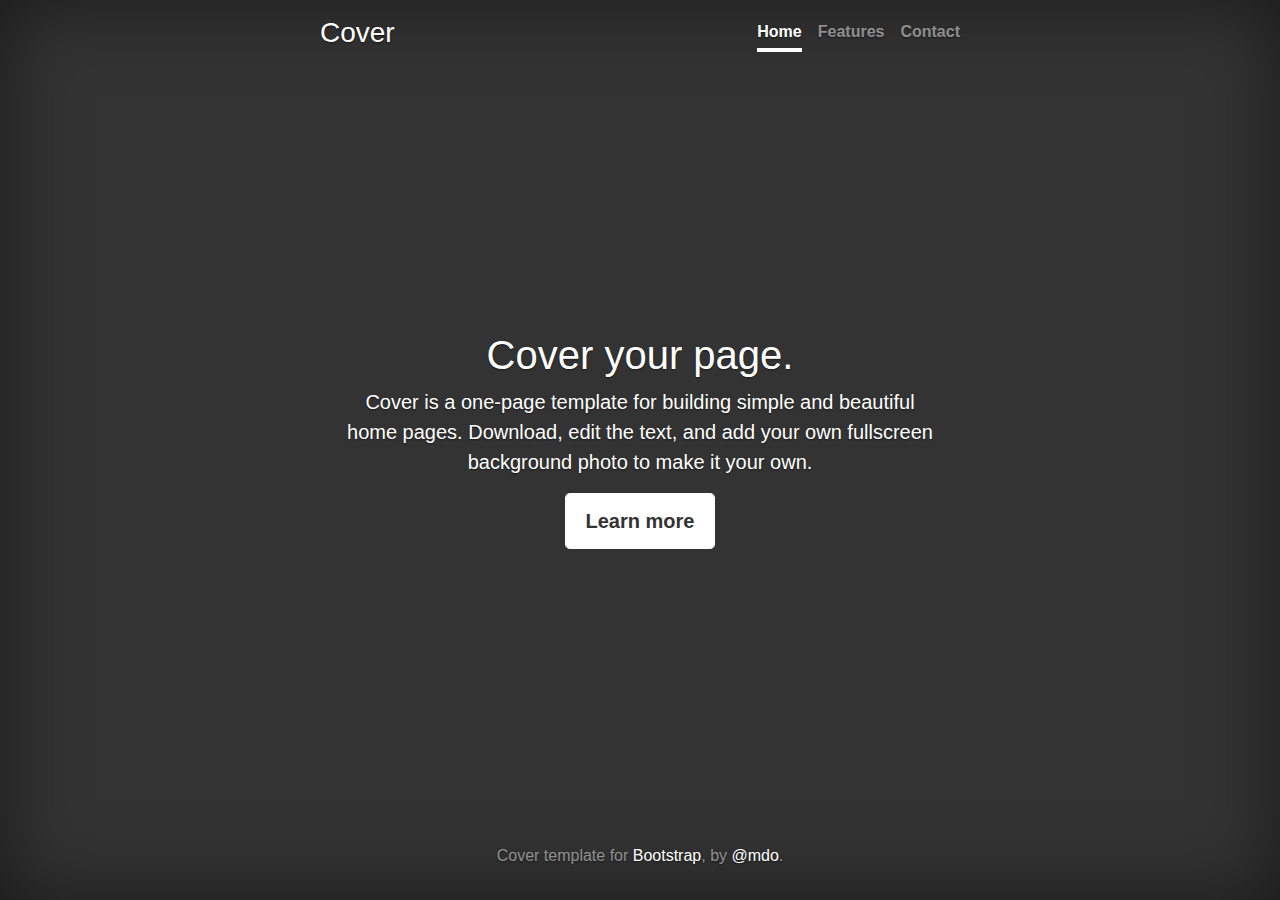
<file: bootstrap-4.0.0/docs/4.0/examples/cover/index.html>
<!doctype html>
<html lang="en">
  <head>
    <meta charset="utf-8">
    <meta name="viewport" content="width=device-width, initial-scale=1, shrink-to-fit=no">
    <meta name="description" content="">
    <meta name="author" content="">
    <link rel="icon" href="../../../../favicon.ico">

    <title>Cover Template for Bootstrap</title>

    <!-- Bootstrap core CSS -->
    <link href="../../../../dist/css/bootstrap.min.css" rel="stylesheet">

    <!-- Custom styles for this template -->
    <link href="cover.css" rel="stylesheet">
  </head>

  <body class="text-center">

    <div class="cover-container d-flex h-100 p-3 mx-auto flex-column">
      <header class="masthead mb-auto">
        <div class="inner">
          <h3 class="masthead-brand">Cover</h3>
          <nav class="nav nav-masthead justify-content-center">
            <a class="nav-link active" href="#">Home</a>
            <a class="nav-link" href="#">Features</a>
            <a class="nav-link" href="#">Contact</a>
          </nav>
        </div>
      </header>

      <main role="main" class="inner cover">
        <h1 class="cover-heading">Cover your page.</h1>
        <p class="lead">Cover is a one-page template for building simple and beautiful home pages. Download, edit the text, and add your own fullscreen background photo to make it your own.</p>
        <p class="lead">
          <a href="#" class="btn btn-lg btn-secondary">Learn more</a>
        </p>
      </main>

      <footer class="mastfoot mt-auto">
        <div class="inner">
          <p>Cover template for <a href="https://getbootstrap.com/">Bootstrap</a>, by <a href="https://twitter.com/mdo">@mdo</a>.</p>
        </div>
      </footer>
    </div>


    <!-- Bootstrap core JavaScript
    ================================================== -->
    <!-- Placed at the end of the document so the pages load faster -->
    <script src="https://code.jquery.com/jquery-3.2.1.slim.min.js" integrity="sha384-KJ3o2DKtIkvYIK3UENzmM7KCkRr/rE9/Qpg6aAZGJwFDMVNA/GpGFF93hXpG5KkN" crossorigin="anonymous"></script>
    <script>window.jQuery || document.write('<script src="../../../../assets/js/vendor/jquery-slim.min.js"><\/script>')</script>
    <script src="../../../../assets/js/vendor/popper.min.js"></script>
    <script src="../../../../dist/js/bootstrap.min.js"></script>
  </body>
</html>
</file>
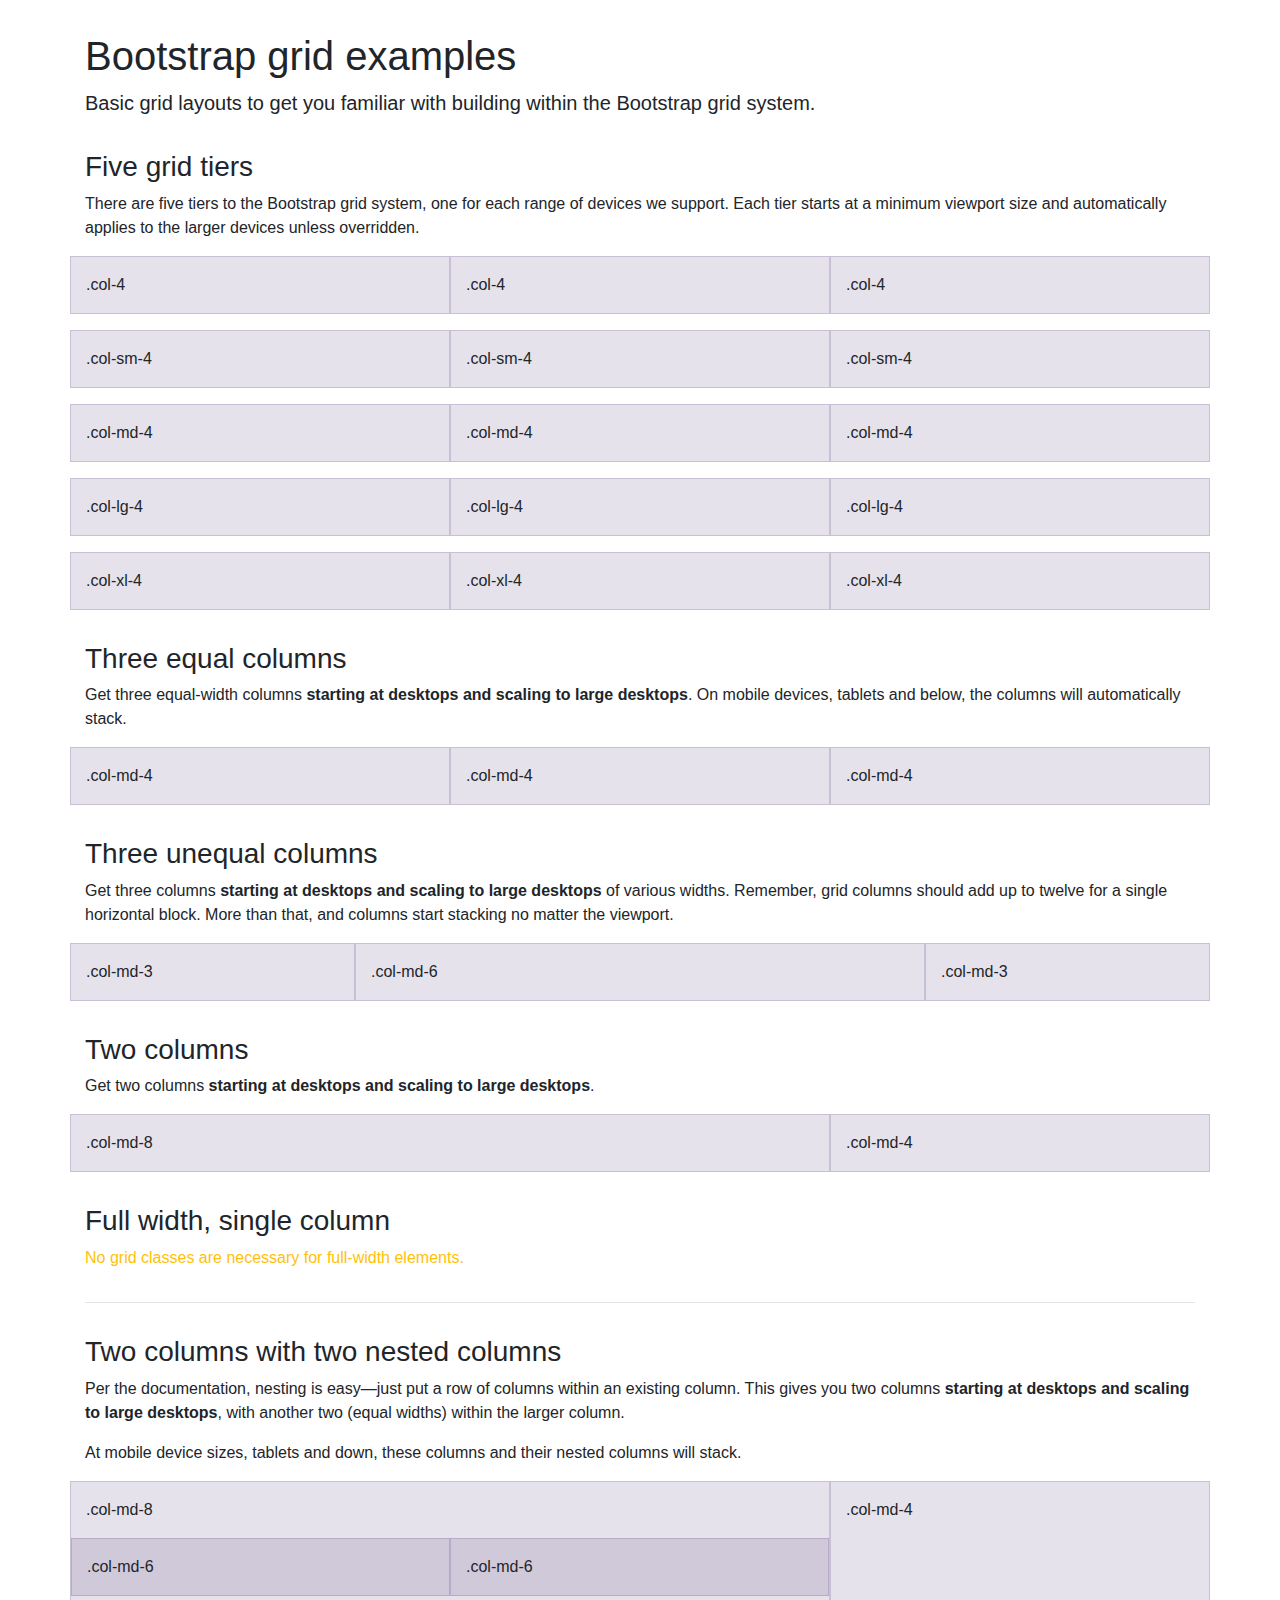
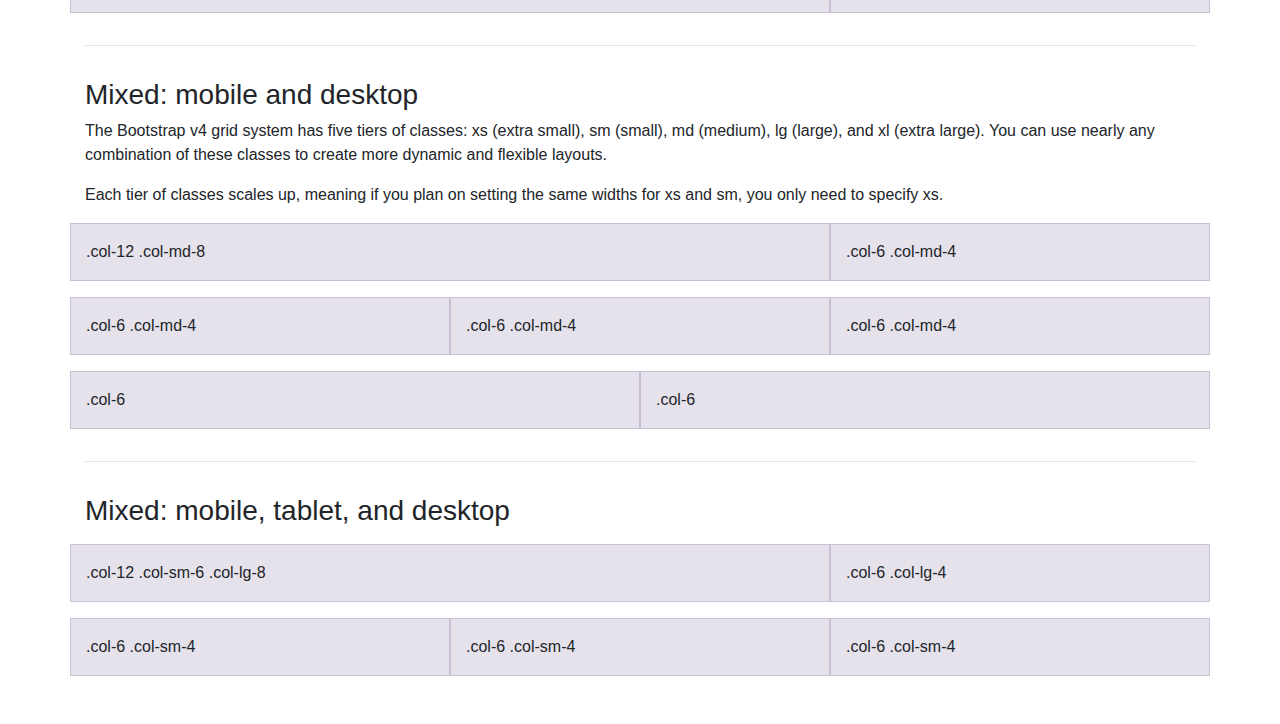
<file: bootstrap-4.0.0/docs/4.0/examples/grid/index.html>
<!doctype html>
<html lang="en">
  <head>
    <meta charset="utf-8">
    <meta name="viewport" content="width=device-width, initial-scale=1, shrink-to-fit=no">
    <meta name="description" content="">
    <meta name="author" content="">
    <link rel="icon" href="../../../../favicon.ico">

    <title>Grid Template for Bootstrap</title>

    <!-- Bootstrap core CSS -->
    <link href="../../../../dist/css/bootstrap.min.css" rel="stylesheet">

    <!-- Custom styles for this template -->
    <link href="grid.css" rel="stylesheet">
  </head>

  <body>
    <div class="container">

      <h1>Bootstrap grid examples</h1>
      <p class="lead">Basic grid layouts to get you familiar with building within the Bootstrap grid system.</p>

      <h3>Five grid tiers</h3>
      <p>There are five tiers to the Bootstrap grid system, one for each range of devices we support. Each tier starts at a minimum viewport size and automatically applies to the larger devices unless overridden.</p>

      <div class="row">
        <div class="col-4">.col-4</div>
        <div class="col-4">.col-4</div>
        <div class="col-4">.col-4</div>
      </div>

      <div class="row">
        <div class="col-sm-4">.col-sm-4</div>
        <div class="col-sm-4">.col-sm-4</div>
        <div class="col-sm-4">.col-sm-4</div>
      </div>

      <div class="row">
        <div class="col-md-4">.col-md-4</div>
        <div class="col-md-4">.col-md-4</div>
        <div class="col-md-4">.col-md-4</div>
      </div>

      <div class="row">
        <div class="col-lg-4">.col-lg-4</div>
        <div class="col-lg-4">.col-lg-4</div>
        <div class="col-lg-4">.col-lg-4</div>
      </div>

      <div class="row">
        <div class="col-xl-4">.col-xl-4</div>
        <div class="col-xl-4">.col-xl-4</div>
        <div class="col-xl-4">.col-xl-4</div>
      </div>

      <h3>Three equal columns</h3>
      <p>Get three equal-width columns <strong>starting at desktops and scaling to large desktops</strong>. On mobile devices, tablets and below, the columns will automatically stack.</p>
      <div class="row">
        <div class="col-md-4">.col-md-4</div>
        <div class="col-md-4">.col-md-4</div>
        <div class="col-md-4">.col-md-4</div>
      </div>

      <h3>Three unequal columns</h3>
      <p>Get three columns <strong>starting at desktops and scaling to large desktops</strong> of various widths. Remember, grid columns should add up to twelve for a single horizontal block. More than that, and columns start stacking no matter the viewport.</p>
      <div class="row">
        <div class="col-md-3">.col-md-3</div>
        <div class="col-md-6">.col-md-6</div>
        <div class="col-md-3">.col-md-3</div>
      </div>

      <h3>Two columns</h3>
      <p>Get two columns <strong>starting at desktops and scaling to large desktops</strong>.</p>
      <div class="row">
        <div class="col-md-8">.col-md-8</div>
        <div class="col-md-4">.col-md-4</div>
      </div>

      <h3>Full width, single column</h3>
      <p class="text-warning">No grid classes are necessary for full-width elements.</p>

      <hr>

      <h3>Two columns with two nested columns</h3>
      <p>Per the documentation, nesting is easy—just put a row of columns within an existing column. This gives you two columns <strong>starting at desktops and scaling to large desktops</strong>, with another two (equal widths) within the larger column.</p>
      <p>At mobile device sizes, tablets and down, these columns and their nested columns will stack.</p>
      <div class="row">
        <div class="col-md-8">
          .col-md-8
          <div class="row">
            <div class="col-md-6">.col-md-6</div>
            <div class="col-md-6">.col-md-6</div>
          </div>
        </div>
        <div class="col-md-4">.col-md-4</div>
      </div>

      <hr>

      <h3>Mixed: mobile and desktop</h3>
      <p>The Bootstrap v4 grid system has five tiers of classes: xs (extra small), sm (small), md (medium), lg (large), and xl (extra large). You can use nearly any combination of these classes to create more dynamic and flexible layouts.</p>
      <p>Each tier of classes scales up, meaning if you plan on setting the same widths for xs and sm, you only need to specify xs.</p>
      <div class="row">
        <div class="col-12 col-md-8">.col-12 .col-md-8</div>
        <div class="col-6 col-md-4">.col-6 .col-md-4</div>
      </div>
      <div class="row">
        <div class="col-6 col-md-4">.col-6 .col-md-4</div>
        <div class="col-6 col-md-4">.col-6 .col-md-4</div>
        <div class="col-6 col-md-4">.col-6 .col-md-4</div>
      </div>
      <div class="row">
        <div class="col-6">.col-6</div>
        <div class="col-6">.col-6</div>
      </div>

      <hr>

      <h3>Mixed: mobile, tablet, and desktop</h3>
      <p></p>
      <div class="row">
        <div class="col-12 col-sm-6 col-lg-8">.col-12 .col-sm-6 .col-lg-8</div>
        <div class="col-6 col-lg-4">.col-6 .col-lg-4</div>
      </div>
      <div class="row">
        <div class="col-6 col-sm-4">.col-6 .col-sm-4</div>
        <div class="col-6 col-sm-4">.col-6 .col-sm-4</div>
        <div class="col-6 col-sm-4">.col-6 .col-sm-4</div>
      </div>

    </div> <!-- /container -->
  </body>
</html>
</file>
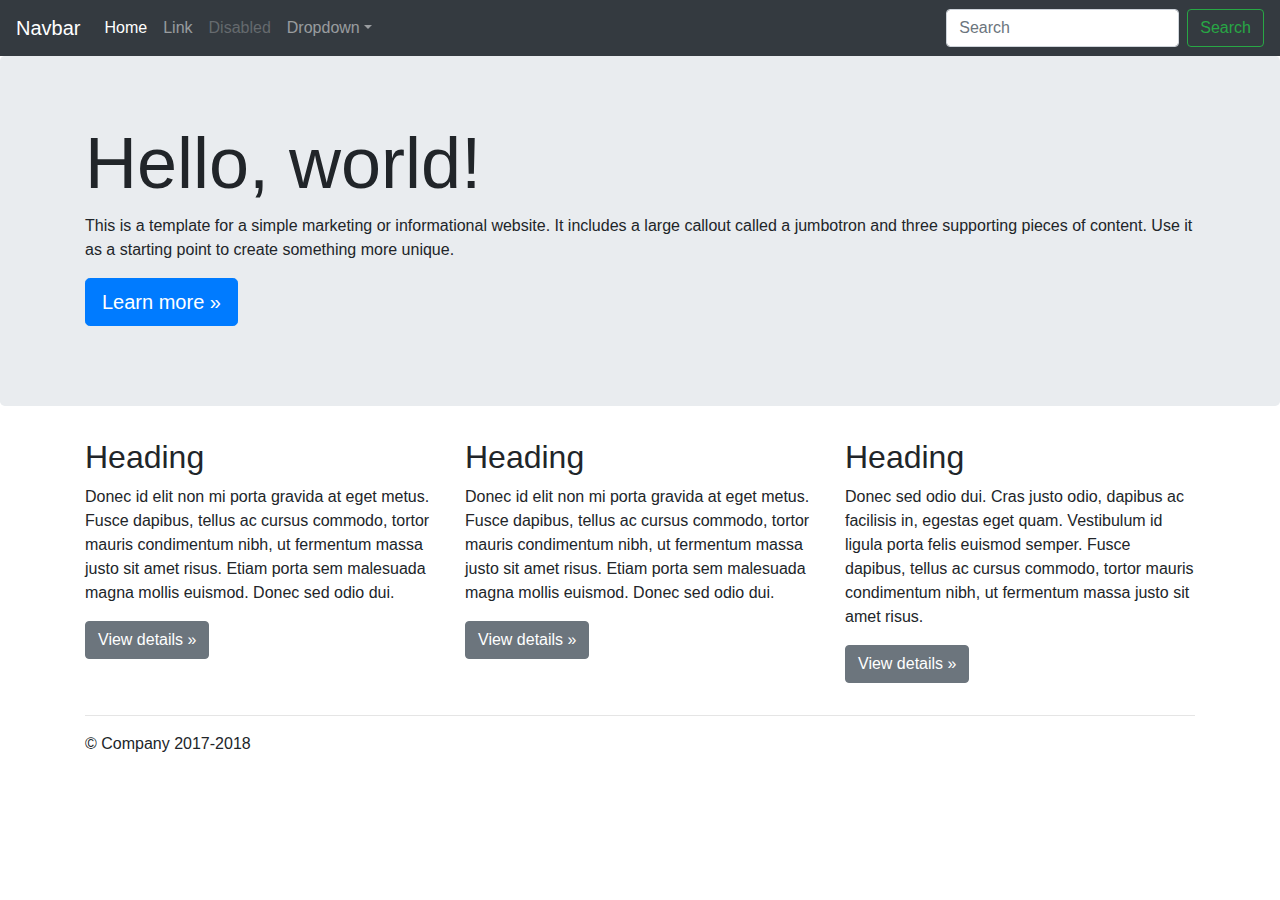
<file: bootstrap-4.0.0/docs/4.0/examples/jumbotron/index.html>
<!doctype html>
<html lang="en">
  <head>
    <meta charset="utf-8">
    <meta name="viewport" content="width=device-width, initial-scale=1, shrink-to-fit=no">
    <meta name="description" content="">
    <meta name="author" content="">
    <link rel="icon" href="../../../../favicon.ico">

    <title>Jumbotron Template for Bootstrap</title>

    <!-- Bootstrap core CSS -->
    <link href="../../../../dist/css/bootstrap.min.css" rel="stylesheet">

    <!-- Custom styles for this template -->
    <link href="jumbotron.css" rel="stylesheet">
  </head>

  <body>

    <nav class="navbar navbar-expand-md navbar-dark fixed-top bg-dark">
      <a class="navbar-brand" href="#">Navbar</a>
      <button class="navbar-toggler" type="button" data-toggle="collapse" data-target="#navbarsExampleDefault" aria-controls="navbarsExampleDefault" aria-expanded="false" aria-label="Toggle navigation">
        <span class="navbar-toggler-icon"></span>
      </button>

      <div class="collapse navbar-collapse" id="navbarsExampleDefault">
        <ul class="navbar-nav mr-auto">
          <li class="nav-item active">
            <a class="nav-link" href="#">Home <span class="sr-only">(current)</span></a>
          </li>
          <li class="nav-item">
            <a class="nav-link" href="#">Link</a>
          </li>
          <li class="nav-item">
            <a class="nav-link disabled" href="#">Disabled</a>
          </li>
          <li class="nav-item dropdown">
            <a class="nav-link dropdown-toggle" href="http://example.com" id="dropdown01" data-toggle="dropdown" aria-haspopup="true" aria-expanded="false">Dropdown</a>
            <div class="dropdown-menu" aria-labelledby="dropdown01">
              <a class="dropdown-item" href="#">Action</a>
              <a class="dropdown-item" href="#">Another action</a>
              <a class="dropdown-item" href="#">Something else here</a>
            </div>
          </li>
        </ul>
        <form class="form-inline my-2 my-lg-0">
          <input class="form-control mr-sm-2" type="text" placeholder="Search" aria-label="Search">
          <button class="btn btn-outline-success my-2 my-sm-0" type="submit">Search</button>
        </form>
      </div>
    </nav>

    <main role="main">

      <!-- Main jumbotron for a primary marketing message or call to action -->
      <div class="jumbotron">
        <div class="container">
          <h1 class="display-3">Hello, world!</h1>
          <p>This is a template for a simple marketing or informational website. It includes a large callout called a jumbotron and three supporting pieces of content. Use it as a starting point to create something more unique.</p>
          <p><a class="btn btn-primary btn-lg" href="#" role="button">Learn more &raquo;</a></p>
        </div>
      </div>

      <div class="container">
        <!-- Example row of columns -->
        <div class="row">
          <div class="col-md-4">
            <h2>Heading</h2>
            <p>Donec id elit non mi porta gravida at eget metus. Fusce dapibus, tellus ac cursus commodo, tortor mauris condimentum nibh, ut fermentum massa justo sit amet risus. Etiam porta sem malesuada magna mollis euismod. Donec sed odio dui. </p>
            <p><a class="btn btn-secondary" href="#" role="button">View details &raquo;</a></p>
          </div>
          <div class="col-md-4">
            <h2>Heading</h2>
            <p>Donec id elit non mi porta gravida at eget metus. Fusce dapibus, tellus ac cursus commodo, tortor mauris condimentum nibh, ut fermentum massa justo sit amet risus. Etiam porta sem malesuada magna mollis euismod. Donec sed odio dui. </p>
            <p><a class="btn btn-secondary" href="#" role="button">View details &raquo;</a></p>
          </div>
          <div class="col-md-4">
            <h2>Heading</h2>
            <p>Donec sed odio dui. Cras justo odio, dapibus ac facilisis in, egestas eget quam. Vestibulum id ligula porta felis euismod semper. Fusce dapibus, tellus ac cursus commodo, tortor mauris condimentum nibh, ut fermentum massa justo sit amet risus.</p>
            <p><a class="btn btn-secondary" href="#" role="button">View details &raquo;</a></p>
          </div>
        </div>

        <hr>

      </div> <!-- /container -->

    </main>

    <footer class="container">
      <p>&copy; Company 2017-2018</p>
    </footer>

    <!-- Bootstrap core JavaScript
    ================================================== -->
    <!-- Placed at the end of the document so the pages load faster -->
    <script src="https://code.jquery.com/jquery-3.2.1.slim.min.js" integrity="sha384-KJ3o2DKtIkvYIK3UENzmM7KCkRr/rE9/Qpg6aAZGJwFDMVNA/GpGFF93hXpG5KkN" crossorigin="anonymous"></script>
    <script>window.jQuery || document.write('<script src="../../../../assets/js/vendor/jquery-slim.min.js"><\/script>')</script>
    <script src="../../../../assets/js/vendor/popper.min.js"></script>
    <script src="../../../../dist/js/bootstrap.min.js"></script>
  </body>
</html>
</file>
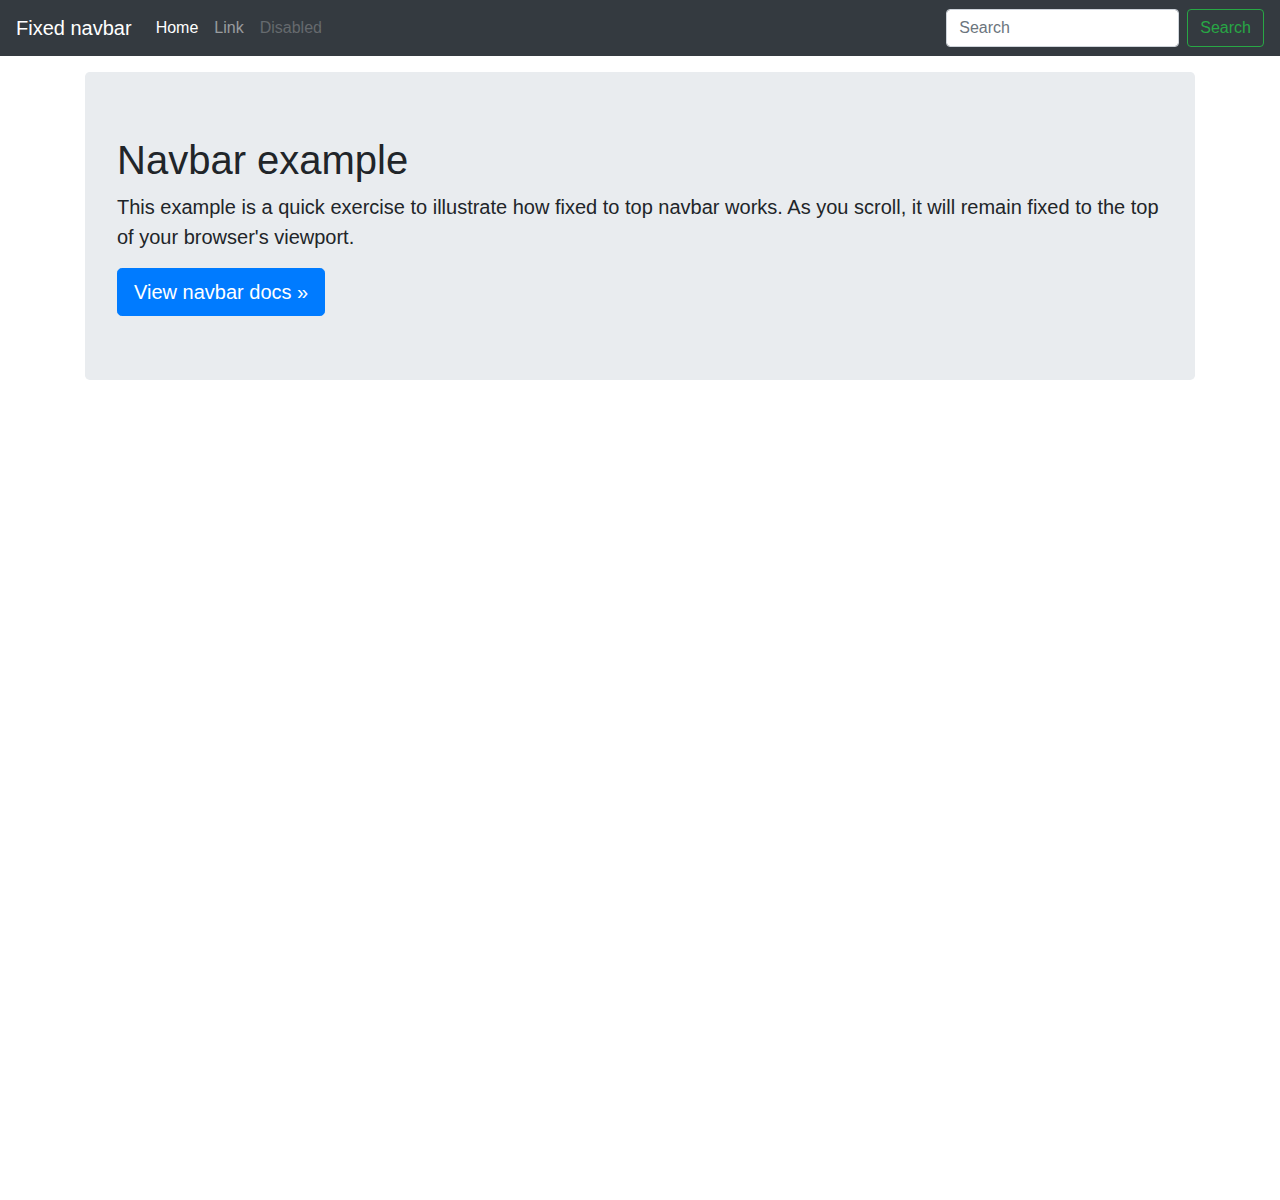
<file: bootstrap-4.0.0/docs/4.0/examples/navbar-fixed/index.html>
<!doctype html>
<html lang="en">
  <head>
    <meta charset="utf-8">
    <meta name="viewport" content="width=device-width, initial-scale=1, shrink-to-fit=no">
    <meta name="description" content="">
    <meta name="author" content="">
    <link rel="icon" href="../../../../favicon.ico">

    <title>Fixed top navbar example for Bootstrap</title>

    <!-- Bootstrap core CSS -->
    <link href="../../../../dist/css/bootstrap.min.css" rel="stylesheet">

    <!-- Custom styles for this template -->
    <link href="navbar-top-fixed.css" rel="stylesheet">
  </head>

  <body>

    <nav class="navbar navbar-expand-md navbar-dark fixed-top bg-dark">
      <a class="navbar-brand" href="#">Fixed navbar</a>
      <button class="navbar-toggler" type="button" data-toggle="collapse" data-target="#navbarCollapse" aria-controls="navbarCollapse" aria-expanded="false" aria-label="Toggle navigation">
        <span class="navbar-toggler-icon"></span>
      </button>
      <div class="collapse navbar-collapse" id="navbarCollapse">
        <ul class="navbar-nav mr-auto">
          <li class="nav-item active">
            <a class="nav-link" href="#">Home <span class="sr-only">(current)</span></a>
          </li>
          <li class="nav-item">
            <a class="nav-link" href="#">Link</a>
          </li>
          <li class="nav-item">
            <a class="nav-link disabled" href="#">Disabled</a>
          </li>
        </ul>
        <form class="form-inline mt-2 mt-md-0">
          <input class="form-control mr-sm-2" type="text" placeholder="Search" aria-label="Search">
          <button class="btn btn-outline-success my-2 my-sm-0" type="submit">Search</button>
        </form>
      </div>
    </nav>

    <main role="main" class="container">
      <div class="jumbotron">
        <h1>Navbar example</h1>
        <p class="lead">This example is a quick exercise to illustrate how fixed to top navbar works. As you scroll, it will remain fixed to the top of your browser's viewport.</p>
        <a class="btn btn-lg btn-primary" href="../../components/navbar/" role="button">View navbar docs &raquo;</a>
      </div>
    </main>

    <!-- Bootstrap core JavaScript
    ================================================== -->
    <!-- Placed at the end of the document so the pages load faster -->
    <script src="https://code.jquery.com/jquery-3.2.1.slim.min.js" integrity="sha384-KJ3o2DKtIkvYIK3UENzmM7KCkRr/rE9/Qpg6aAZGJwFDMVNA/GpGFF93hXpG5KkN" crossorigin="anonymous"></script>
    <script>window.jQuery || document.write('<script src="../../../../assets/js/vendor/jquery-slim.min.js"><\/script>')</script>
    <script src="../../../../assets/js/vendor/popper.min.js"></script>
    <script src="../../../../dist/js/bootstrap.min.js"></script>
  </body>
</html>
</file>
<file: css/style.css>
body {
	background-image: url('../images/index-bg.jpg');
	background-repeat: no-repeat;
	font-family: 'Montserrat', sans-serif;
	background-position: 50% -10%;
	background-size: cover;
}

/*fonts*/
.sz-zsix {
	font-size: 0.6em;
}

.sz-zseven {
	font-size:0.7em;
}

.sz-one {
	font-size: 1em;
}

.sz-zeight {
	font-size: 0.8em;
}

.s-nine {
	font-size: 0.9em;
}

.txt-black {
	color:#000;
}

.txt-white {
	color:#ffffff;
}

.txt-blue {
	color:#002b5e;
}

.txt-yellow {
	color:#f9bb08;
}

.txt-red {
	color:#e84234;
}

.txt-green {
	color: #298940;
}

.txt-blue {
	color: #366fc1;
}

.regular-monts {
	font-weight: 400;
}

.bold-monts {
	font-weight: bold;
}

.light-monts {
	font-weight: 300;
}

.thin {
	font-weight: 100;
}

/* background colors */
.bg-red {
	background-color: #bc2b2b;
}

.bg-red-db {
	background-color: #e84234;
}

.bg-minus {
	background: #bc2b2b; /* Old browsers */
	background: -moz-linear-gradient(left, #bc2b2b 51%, #e84234 51%); /* FF3.6-15 */
	background: -webkit-linear-gradient(left, #bc2b2b 51%,#e84234 51%); /* Chrome10-25,Safari5.1-6 */
	background: linear-gradient(to right, #bc2b2b 51%,#e84234 51%); /* W3C, IE10+, FF16+, Chrome26+, Opera12+, Safari7+ */
	filter: progid:DXImageTransform.Microsoft.gradient( startColorstr='#bc2b2b', endColorstr='#e84234',GradientType=1 ); /* IE6-9 */
}

.bg-yellow {
	background-color: #e0a30a;
}

.bg-yellow-db {
	background-color: #f9bb08;
}

.bg-minus-y {
	background: #e0a30a; /* Old browsers */
	background: -moz-linear-gradient(left, #e0a30a 51%, #f9bb08 51%); /* FF3.6-15 */
	background: -webkit-linear-gradient(left, #e0a30a 51%,#f9bb08 51%); /* Chrome10-25,Safari5.1-6 */
	background: linear-gradient(to right, #e0a30a 51%,#f9bb08 51%); /* W3C, IE10+, FF16+, Chrome26+, Opera12+, Safari7+ */
	filter: progid:DXImageTransform.Microsoft.gradient( startColorstr='#e0a30a', endColorstr='#f9bb08',GradientType=1 ); /* IE6-9 */
}

.bg-green {
	background-color: #298940;
}

.bg-green-db {
	background-color:#32a852;
}

.bg-minus-g {
	background: #298940; /* Old browsers */
	background: -moz-linear-gradient(left, #298940 51%, #32a852 51%); /* FF3.6-15 */
	background: -webkit-linear-gradient(left, #298940 51%,#32a852 51%); /* Chrome10-25,Safari5.1-6 */
	background: linear-gradient(to right, #298940 51%,#32a852 51%); /* W3C, IE10+, FF16+, Chrome26+, Opera12+, Safari7+ */
	filter: progid:DXImageTransform.Microsoft.gradient( startColorstr='#298940', endColorstr='#32a852',GradientType=1 ); /* IE6-9 */
}

.bg-blue {
	background-color: #366fc1;
}

.bg-blue-m {
	background-color:#002b5e;
}

.bg-blue-db {
	background-color: #4284f4;
}

.bg-blue-title {
	background-color: #366fc1;
}

.bg-minus-b {
	background: #366fc1; /* Old browsers */
	background: -moz-linear-gradient(left, #366fc1 51%, #4284f4 51%); /* FF3.6-15 */
	background: -webkit-linear-gradient(left, #366fc1 51%,#4284f4 51%); /* Chrome10-25,Safari5.1-6 */
	background: linear-gradient(to right, #366fc1 51%,#4284f4 51%); /* W3C, IE10+, FF16+, Chrome26+, Opera12+, Safari7+ */
	filter: progid:DXImageTransform.Microsoft.gradient( startColorstr='#366fc1', endColorstr='#4284f4',GradientType=1 ); /* IE6-9 */
}


/*helpers*/
.blank {
	padding: 0;
	margin:0;
}

.separator {
	content: '';
	width: 100%;
	height: 1px;
	background-color: #fff;
	margin-left: auto;
  margin-right: auto;
	position: relative;
}


.grey-separator {
	content: '';
	width: 100%;
	height: 3px;
	background-color: #AAA;
	margin-left: auto;
  margin-right: auto;
  margin-top: 1em;
  margin-bottom: 1em;
	position: relative;
}

.separator-menu {
	content: '';
	width: 80%;
	height: 1px;
	background-color: #002b5e;
	margin-top: 1em;
	margin-bottom:1em;
	margin-left: auto;
  margin-right: auto;
	position: relative;
}

.p-top {
	padding-top: 1.5em;
}

.p-top-max {
	padding-top: 10em;
}

.p-bootom {
	padding-bottom: 1.2em;
}

.p-bootom-max {
	padding-bottom: 10em;
}

.p-small {
	padding:0.1em 0.6em 0.1em 0.6em;
}

.p-right { 
	padding-right: 3em;
}

.p-left {
 	padding-left: 3em;
 }



.box-border {
	border-style: solid;
  border-width: 1px;
  border-color: #ECEBE4;
  padding: 10px;
}

.line-rounded {
	-webkit-border-radius: 62px 62px 62px 62px;
  border-radius: 62px 62px 62px 62px;
}

.border-radius-r {
	-webkit-border-radius: 0 62px 62px 0;
  border-radius: 0 62px 62px 0;
}

.border-radius-l {
	-webkit-border-radius: 62px 0 0 62px;
  border-radius: 62px 0 0 62px;
}

.m-topznine {
	margin-top: -0.9em;
}

.m-bootomznine {
	margin-bottom: 1.5em;
}

/* menu */

#menu {
	display: none;
	width:100vw;
	height:100vh;
	z-index: 1000;
	position: fixed;
	margin-left: auto;
  margin-right: auto;
	background-color: rgba(241, 241, 240, 0.9);
}

.navigation-m {
	margin-top: 6em;
}

.actions {
  /*su padre tiene que tener posicionamiento*/
  position: absolute;
  top:1em;
  right:1em;
  z-index: 1100;
  cursor: pointer;

}

li .nav-list .nav-link {
	display: block;
}


/* page */
.page-container {
	position: relative;
	width: 100%;
}

.page-menu {
	background-color:#002b5e;
	position: relative;
}

.page-menu img {
	height: 80px;
	width:80px;
	position: absolute;
	top: 0;
	margin:0;
	right: 3em;
}

img.logo {
	width:130px;
	height: 42px;
	margin-left: -2em;
	padding: 0;
}

.page-info {
	position: relative;
	margin-left: auto;
  margin-right: auto;
  margin-bottom: 2em;
  margin-top: 3em;
	text-align: center;
	position: relative;
	padding: 0;
	width: 65%;
	background-color: #fff;
	-webkit-border-radius: 0 0 15px 15px;
  border-radius: 0 0 15px 15px;
  -webkit-box-shadow:  2px 2px 7px 1px #bbb5b5;
  box-shadow:  2px 2px 7px 1px #bbb5b5;
}


.schedule {
	position: relative;
	margin-top: 1em;
	margin-bottom: 1em;
}


.schedule-line {
	content: '';
	width: 85%;
	height: 0.5em;
	margin-left: auto;
  margin-right: auto;
	position: relative;
}

.schedule-line-a {
	content: '';
	width: 100%;
	height: 0.5em;
	margin-left: auto;
  margin-right: auto;
	position: relative;
}


.schedule-line-red {
	background: #c11010; /* Old browsers */
	background: -moz-linear-gradient(right, #c11010 0%, #c11010 71%, #e84234 71%, #e84234 71%, #e84234 100%); /* FF3.6-15 */
	background: -webkit-linear-gradient(right, #c11010 0%,#c11010 71%,#e84234 71%,#e84234 71%,#e84234 100%); /* Chrome10-25,Safari5.1-6 */
	background: linear-gradient(to right, #c11010 0%,#c11010 71%,#e84234 71%,#e84234 71%,#e84234 100%); /* W3C, IE10+, FF16+, Chrome26+, Opera12+, Safari7+ */
	filter: progid:DXImageTransform.Microsoft.gradient( startColorstr='#c11010', endColorstr='#e84234',GradientType=0 ); /* IE6-9 */
}

.schedule-line-yellow {
	background: #e0a30a; /* Old browsers */
	background: -moz-linear-gradient(right, #e0a30a 0%, #e0a30a 71%, #f9bb08 71%, #f9bb08 71%, #f9bb08 100%); /* FF3.6-15 */
	background: -webkit-linear-gradient(right, #e0a30a 0%,#e0a30a 71%,#f9bb08 71%,#f9bb08 71%,#f9bb08 100%); /* Chrome10-25,Safari5.1-6 */
	background: linear-gradient(to right, #e0a30a 0%,#e0a30a 71%,#f9bb08 71%,#f9bb08 71%,#f9bb08 100%); /* W3C, IE10+, FF16+, Chrome26+, Opera12+, Safari7+ */
	filter: progid:DXImageTransform.Microsoft.gradient( startColorstr='#e0a30a', endColorstr='#f9bb08',GradientType=0 ); /* IE6-9 */
}


.schedule-line-green {
	background: #298940; /* Old browsers */
	background: -moz-linear-gradient(right, #298940 0%, #298940 71%, #32a852 71%, #32a852 71%, #32a852 100%); /* FF3.6-15 */
	background: -webkit-linear-gradient(right, #298940 0%,#298940 71%,#32a852 71%,#32a852 71%,#32a852 100%); /* Chrome10-25,Safari5.1-6 */
	background: linear-gradient(to right, #298940 0%,#298940 71%,#32a852 71%,#32a852 71%,#32a852 100%); /* W3C, IE10+, FF16+, Chrome26+, Opera12+, Safari7+ */
	filter: progid:DXImageTransform.Microsoft.gradient( startColorstr='#298940', endColorstr='#32a852',GradientType=0 ); /* IE6-9 */
}

.schedule-line-blue {
	background: #366fc1; /* Old browsers */
	background: -moz-linear-gradient(right, #366fc1 0%, #366fc1 71%, #4284f4 71%, #4284f4 71%, #4284f4 100%); /* FF3.6-15 */
	background: -webkit-linear-gradient(right, #366fc1 0%,#366fc1 71%,#4284f4 71%,#4284f4 71%,#4284f4 100%); /* Chrome10-25,Safari5.1-6 */
	background: linear-gradient(to right, #366fc1 0%,#366fc1 71%,#4284f4 71%,#4284f4 71%,#4284f4 100%); /* W3C, IE10+, FF16+, Chrome26+, Opera12+, Safari7+ */
	filter: progid:DXImageTransform.Microsoft.gradient( startColorstr='#366fc1', endColorstr='#4284f4',GradientType=0 ); /* IE6-9 */
}

.schedule-title {
	margin-top: 1em;
	font-weight: bold;
}

.schedule-btn {
	font-weight: 300;
}

.schedule-btn a {
	color:#fff;
	padding-left: 0.9em;
	padding-top: 0.2em;
	padding-bottom: 0.2em;
	cursor:pointer;
}

.schedule-btn a span {
	font-weight: bold;
	padding-left: 0.5em;
	padding-right: 0.5em;
	padding-top: 0.2em;
	padding-bottom: 0.2em;
}

.page-info-title {
	text-align: center;
	margin-left: auto;
  margin-right: auto;
  padding-top: 1.2em;
  width: 100%;
	background-color: rgba(241, 241, 240, 0.54);
}

.page-info-title h2 {
	letter-spacing: -0.1em;
}

.page-info-course {
	position: relative;
	margin-left: auto;
  margin-right: auto;
  margin-bottom: 2em;
  margin-top: 3em;
	text-align: center;
	position: relative;
	padding: 0;
	width: 75%;
	background-color: #fff;
	-webkit-border-radius: 0 0 15px 15px;
  border-radius: 0 0 15px 15px;
  -webkit-box-shadow:  2px 2px 7px 1px #bbb5b5;
  box-shadow:  2px 2px 7px 1px #bbb5b5;
}

.page-map {
	position: relative;
	margin-left: auto;
  margin-right: auto;
  margin-bottom: 2em;
  margin-top: 3em;
	text-align: center;
	position: relative;
	padding: 0;
	width: 80%;
	min-height: 350px;
	background-color: #fff;
  box-shadow:  2px 2px 7px 1px #bbb5b5;
}


.course-head {
	position: relative;
	padding-bottom: 2em;
}

.course-minus {
	width: 1em;
	height:1em;
	-moz-border-radius: 50%;
  -webkit-border-radius: 50%;
  border-radius: 50%;
  margin-left:1em;
  margin-top: 0.8em;
}

.course-minus div {
   
    top: 9px;
    left: 36px;
    position: absolute;
}

.course-limit {
	height: 2em;
	width: 90%;
	-webkit-border-radius: 0 0 5px 5px;
  border-radius: 0 0 5px 5px;
  padding-top: 0.4em;
}


.title-head {
	height: 2.5em;
	width: 90%;
	-webkit-border-radius: 0 0 5px 5px;
  border-radius: 0 0 5px 5px;
  padding-top: 0.4em;
  margin-left: 1em;
}

.course-body {
	width: 90%;
	margin-left: auto;
  margin-right: auto;
}

.course-title h4 {
	font-weight: bold;
	font-size: 1em;
}

.course-title .course-year {
	color:#000;
	font-weight: bold;
}

.course-subtitle p {
	margin:0;
}

.c-subtitle {
	font-weight: bold;
	font-size: 0.9em;
}

.course-footer {
	width: 90%;
	margin-left: auto;
  margin-right: auto;
  padding-bottom: 1em;
}


.space-hr {
    margin-top: 0.7rem;
    margin-bottom: 0.7rem;
    border: 0;
    
}


.p-list {
	padding-bottom: 2em;
	padding-top: 1em;
}
.p-content li ,.p-text{

padding-right: 2em;
padding-left: 2em;
text-align: left;
}


.page-footer {
	width: 100%;
	padding: 1.5em;
	background-color: rgba(2, 58, 86, 0.87);
}

.logo-cam {
	height: 40%;
	width: 40%;
	margin-left: auto;
  margin-right: auto;
}

.logo-cam a {
	font-weight: bold;
	display: block;
	margin-top: -1em;
	margin-bottom: 1em;
}
.page-footer p {
	text-align: justify;
  text-justify: inter-word;
  margin-top: 0;
}

.page-footer-notice h3 {
	margin: 0;
}

.footer-telephone {
	margin-top: 2em;
}

.footer-email {
	margin-bottom: 2.5em;
}

.menu-big a li {
		list-style: none;
	}


@media (max-width: 576px) { 
	/* telephone and email */
	.header-both {
		display: none;
	}

	.menu-big a img{
		margin-top: 1em;
		margin-right: 2em;
		height: 50px;
		width:50px;
	}
	.menu-txt-mr {
		margin-right:2em;
	}

}


@media (max-width: 768px) {
/* telephone and email */
	.header-both {
		display: none;
	}

	.menu-big a img{
		margin-top: 2em;
		height: 50px;
		width:50px;
	}
.menu-txt-mr {
	margin-right:2em;
}
}



/* page */
	#page-cont {
		margin:0px;
		padding: 0px;
	}

@media (min-width: 992px) {

	.page-container {
		height: 100vh;
	}

	img.logo {
		width:280px;
		height: 90px;
	}

	#open-menu {
		display: none;
	}

	.page-menu img {
    height: 120px;
    width: 120px;
    position: absolute;
    top: -6px;
    margin: 0;
    right: 3em;
	}

	.ptop {
		padding-top: 0.5em;
	}

	.pright { 
		padding-right: 3em;
	}

	.pleft {
 		padding-left: 3em;
 	}	

	.page-menu {
		height: 3em;
	}

	.footer-abs {
		position: absolute;
		bottom: 0px;
		padding:0px;
	}


	.footer-abs-course {
		position: absolute;
		bottom: 0px;
		padding:0px;
	}
	.page-footer-b {
		width: 100%;
		background-color: rgba(2, 58, 86, 0.87);
	}

	/* telephone and email */
	.footer-both {
		display: none;
	}

	.page-info-both {
		display: none;
	}

	.page-info {
	  margin-right: 1em;
	  margin-bottom: 0px;
	  margin-top: 0px;
		text-align: center;
		position: relative;
		padding: 0;
		width: 40%;
		background-color: #fff;
		-webkit-border-radius: 0 0 15px 15px;
	  border-radius: 0 0 15px 15px;
	  -webkit-box-shadow:  2px 2px 7px 1px #bbb5b5;
	  box-shadow:  2px 2px 7px 1px #bbb5b5;
	}

		.page-info-course {
	  
	  margin-bottom: 0px;
	  margin-top: 0px;
		text-align: center;
		position: relative;
		padding: 0;
		width: 70%;
		background-color: #fff;
		-webkit-border-radius: 0 0 15px 15px;
	  border-radius: 0 0 15px 15px;
	  -webkit-box-shadow:  2px 2px 7px 1px #bbb5b5;
	  box-shadow:  2px 2px 7px 1px #bbb5b5;
	}
	


	/* menu big screen*/

	.img-sede {
		width: 45px;
		height: 79px;
	}
	.img-pre {
		width: 150px;
		height: 98px;
	}

	.img-contact {
		width: 91px;
		height: 96px;
	}

	.menu-big a li {
		list-style: none;
	}

	.menu-big a img{
		margin-top: 1em;
		margin-right: 0.5em;
		height: 40px;
		width:40px;
	}


	.menu-txt-mr {
		margin-right: 0.5em;
	}
	.menu-big a {
		display: inline-block;
	}

	.inscription {
		width: 80px;
		height: 80px;
	}

}
</file>
<file: bootstrap-4.0.0/docs/4.0/examples/album/album.css>
:root {
  --jumbotron-padding-y: 3rem;
}

.jumbotron {
  padding-top: var(--jumbotron-padding-y);
  padding-bottom: var(--jumbotron-padding-y);
  margin-bottom: 0;
  background-color: #fff;
}
@media (min-width: 768px) {
  .jumbotron {
    padding-top: calc(var(--jumbotron-padding-y) * 2);
    padding-bottom: calc(var(--jumbotron-padding-y) * 2);
  }
}

.jumbotron p:last-child {
  margin-bottom: 0;
}

.jumbotron-heading {
  font-weight: 300;
}

.jumbotron .container {
  max-width: 40rem;
}

footer {
  padding-top: 3rem;
  padding-bottom: 3rem;
}

footer p {
  margin-bottom: .25rem;
}

.box-shadow { box-shadow: 0 .25rem .75rem rgba(0, 0, 0, .05); }
</file>
<file: bootstrap-4.0.0/docs/4.0/examples/blog/blog.css>
/* stylelint-disable selector-list-comma-newline-after */

.blog-header {
  line-height: 1;
  border-bottom: 1px solid #e5e5e5;
}

.blog-header-logo {
  font-family: "Playfair Display", Georgia, "Times New Roman", serif;
  font-size: 2.25rem;
}

.blog-header-logo:hover {
  text-decoration: none;
}

h1, h2, h3, h4, h5, h6 {
  font-family: "Playfair Display", Georgia, "Times New Roman", serif;
}

.display-4 {
  font-size: 2.5rem;
}
@media (min-width: 768px) {
  .display-4 {
    font-size: 3rem;
  }
}

.nav-scroller {
  position: relative;
  z-index: 2;
  height: 2.75rem;
  overflow-y: hidden;
}

.nav-scroller .nav {
  display: -webkit-box;
  display: -ms-flexbox;
  display: flex;
  -ms-flex-wrap: nowrap;
  flex-wrap: nowrap;
  padding-bottom: 1rem;
  margin-top: -1px;
  overflow-x: auto;
  text-align: center;
  white-space: nowrap;
  -webkit-overflow-scrolling: touch;
}

.nav-scroller .nav-link {
  padding-top: .75rem;
  padding-bottom: .75rem;
  font-size: .875rem;
}

.card-img-right {
  height: 100%;
  border-radius: 0 3px 3px 0;
}

.flex-auto {
  -ms-flex: 0 0 auto;
  -webkit-box-flex: 0;
  flex: 0 0 auto;
}

.h-250 { height: 250px; }
@media (min-width: 768px) {
  .h-md-250 { height: 250px; }
}

.border-top { border-top: 1px solid #e5e5e5; }
.border-bottom { border-bottom: 1px solid #e5e5e5; }

.box-shadow { box-shadow: 0 .25rem .75rem rgba(0, 0, 0, .05); }

/*
 * Blog name and description
 */
.blog-title {
  margin-bottom: 0;
  font-size: 2rem;
  font-weight: 400;
}
.blog-description {
  font-size: 1.1rem;
  color: #999;
}

@media (min-width: 40em) {
  .blog-title {
    font-size: 3.5rem;
  }
}

/* Pagination */
.blog-pagination {
  margin-bottom: 4rem;
}
.blog-pagination > .btn {
  border-radius: 2rem;
}

/*
 * Blog posts
 */
.blog-post {
  margin-bottom: 4rem;
}
.blog-post-title {
  margin-bottom: .25rem;
  font-size: 2.5rem;
}
.blog-post-meta {
  margin-bottom: 1.25rem;
  color: #999;
}

/*
 * Footer
 */
.blog-footer {
  padding: 2.5rem 0;
  color: #999;
  text-align: center;
  background-color: #f9f9f9;
  border-top: .05rem solid #e5e5e5;
}
.blog-footer p:last-child {
  margin-bottom: 0;
}
</file>
<file: bootstrap-4.0.0/docs/4.0/examples/carousel/carousel.css>
/* GLOBAL STYLES
-------------------------------------------------- */
/* Padding below the footer and lighter body text */

body {
  padding-top: 3rem;
  padding-bottom: 3rem;
  color: #5a5a5a;
}


/* CUSTOMIZE THE CAROUSEL
-------------------------------------------------- */

/* Carousel base class */
.carousel {
  margin-bottom: 4rem;
}
/* Since positioning the image, we need to help out the caption */
.carousel-caption {
  bottom: 3rem;
  z-index: 10;
}

/* Declare heights because of positioning of img element */
.carousel-item {
  height: 32rem;
  background-color: #777;
}
.carousel-item > img {
  position: absolute;
  top: 0;
  left: 0;
  min-width: 100%;
  height: 32rem;
}


/* MARKETING CONTENT
-------------------------------------------------- */

/* Center align the text within the three columns below the carousel */
.marketing .col-lg-4 {
  margin-bottom: 1.5rem;
  text-align: center;
}
.marketing h2 {
  font-weight: 400;
}
.marketing .col-lg-4 p {
  margin-right: .75rem;
  margin-left: .75rem;
}


/* Featurettes
------------------------- */

.featurette-divider {
  margin: 5rem 0; /* Space out the Bootstrap <hr> more */
}

/* Thin out the marketing headings */
.featurette-heading {
  font-weight: 300;
  line-height: 1;
  letter-spacing: -.05rem;
}


/* RESPONSIVE CSS
-------------------------------------------------- */

@media (min-width: 40em) {
  /* Bump up size of carousel content */
  .carousel-caption p {
    margin-bottom: 1.25rem;
    font-size: 1.25rem;
    line-height: 1.4;
  }

  .featurette-heading {
    font-size: 50px;
  }
}

@media (min-width: 62em) {
  .featurette-heading {
    margin-top: 7rem;
  }
}
</file>
<file: bootstrap-4.0.0/docs/4.0/examples/cover/cover.css>
/*
 * Globals
 */

/* Links */
a,
a:focus,
a:hover {
  color: #fff;
}

/* Custom default button */
.btn-secondary,
.btn-secondary:hover,
.btn-secondary:focus {
  color: #333;
  text-shadow: none; /* Prevent inheritance from `body` */
  background-color: #fff;
  border: .05rem solid #fff;
}


/*
 * Base structure
 */

html,
body {
  height: 100%;
  background-color: #333;
}

body {
  display: -ms-flexbox;
  display: -webkit-box;
  display: flex;
  -ms-flex-pack: center;
  -webkit-box-pack: center;
  justify-content: center;
  color: #fff;
  text-shadow: 0 .05rem .1rem rgba(0, 0, 0, .5);
  box-shadow: inset 0 0 5rem rgba(0, 0, 0, .5);
}

.cover-container {
  max-width: 42em;
}


/*
 * Header
 */
.masthead {
  margin-bottom: 2rem;
}

.masthead-brand {
  margin-bottom: 0;
}

.nav-masthead .nav-link {
  padding: .25rem 0;
  font-weight: 700;
  color: rgba(255, 255, 255, .5);
  background-color: transparent;
  border-bottom: .25rem solid transparent;
}

.nav-masthead .nav-link:hover,
.nav-masthead .nav-link:focus {
  border-bottom-color: rgba(255, 255, 255, .25);
}

.nav-masthead .nav-link + .nav-link {
  margin-left: 1rem;
}

.nav-masthead .active {
  color: #fff;
  border-bottom-color: #fff;
}

@media (min-width: 48em) {
  .masthead-brand {
    float: left;
  }
  .nav-masthead {
    float: right;
  }
}


/*
 * Cover
 */
.cover {
  padding: 0 1.5rem;
}
.cover .btn-lg {
  padding: .75rem 1.25rem;
  font-weight: 700;
}


/*
 * Footer
 */
.mastfoot {
  color: rgba(255, 255, 255, .5);
}
</file>
<file: bootstrap-4.0.0/docs/4.0/examples/grid/grid.css>
body {
  padding-top: 2rem;
  padding-bottom: 2rem;
}

h3 {
  margin-top: 2rem;
}

.row {
  margin-bottom: 1rem;
}
.row .row {
  margin-top: 1rem;
  margin-bottom: 0;
}
[class*="col-"] {
  padding-top: 1rem;
  padding-bottom: 1rem;
  background-color: rgba(86, 61, 124, .15);
  border: 1px solid rgba(86, 61, 124, .2);
}

hr {
  margin-top: 2rem;
  margin-bottom: 2rem;
}
</file>
<file: bootstrap-4.0.0/docs/4.0/examples/jumbotron/jumbotron.css>
/* Move down content because we have a fixed navbar that is 3.5rem tall */
body {
  padding-top: 3.5rem;
}
</file>
<file: bootstrap-4.0.0/docs/4.0/examples/navbar-fixed/navbar-top-fixed.css>
/* Show it is fixed to the top */
body {
  min-height: 75rem;
  padding-top: 4.5rem;
}
</file>
<file: bootstrap-4.0.0/js/tests/vendor/qunit.css>
/*!
 * QUnit 2.4.1
 * https://qunitjs.com/
 *
 * Copyright jQuery Foundation and other contributors
 * Released under the MIT license
 * https://jquery.org/license
 *
 * Date: 2017-10-22T05:12Z
 */

/** Font Family and Sizes */

#qunit-tests, #qunit-header, #qunit-banner, #qunit-testrunner-toolbar, #qunit-filteredTest, #qunit-userAgent, #qunit-testresult {
	font-family: "Helvetica Neue Light", "HelveticaNeue-Light", "Helvetica Neue", Calibri, Helvetica, Arial, sans-serif;
}

#qunit-testrunner-toolbar, #qunit-filteredTest, #qunit-userAgent, #qunit-testresult, #qunit-tests li { font-size: small; }
#qunit-tests { font-size: smaller; }


/** Resets */

#qunit-tests, #qunit-header, #qunit-banner, #qunit-filteredTest, #qunit-userAgent, #qunit-testresult, #qunit-modulefilter {
	margin: 0;
	padding: 0;
}


/** Header (excluding toolbar) */

#qunit-header {
	padding: 0.5em 0 0.5em 1em;

	color: #8699A4;
	background-color: #0D3349;

	font-size: 1.5em;
	line-height: 1em;
	font-weight: 400;

	border-radius: 5px 5px 0 0;
}

#qunit-header a {
	text-decoration: none;
	color: #C2CCD1;
}

#qunit-header a:hover,
#qunit-header a:focus {
	color: #FFF;
}

#qunit-banner {
	height: 5px;
}

#qunit-filteredTest {
	padding: 0.5em 1em 0.5em 1em;
	color: #366097;
	background-color: #F4FF77;
}

#qunit-userAgent {
	padding: 0.5em 1em 0.5em 1em;
	color: #FFF;
	background-color: #2B81AF;
	text-shadow: rgba(0, 0, 0, 0.5) 2px 2px 1px;
}


/** Toolbar */

#qunit-testrunner-toolbar {
	padding: 0.5em 1em 0.5em 1em;
	color: #5E740B;
	background-color: #EEE;
}

#qunit-testrunner-toolbar .clearfix {
	height: 0;
	clear: both;
}

#qunit-testrunner-toolbar label {
	display: inline-block;
}

#qunit-testrunner-toolbar input[type=checkbox],
#qunit-testrunner-toolbar input[type=radio] {
	margin: 3px;
	vertical-align: -2px;
}

#qunit-testrunner-toolbar input[type=text] {
	box-sizing: border-box;
	height: 1.6em;
}

.qunit-url-config,
.qunit-filter,
#qunit-modulefilter {
	display: inline-block;
	line-height: 2.1em;
}

.qunit-filter,
#qunit-modulefilter {
	float: right;
	position: relative;
	margin-left: 1em;
}

.qunit-url-config label {
	margin-right: 0.5em;
}

#qunit-modulefilter-search {
	box-sizing: border-box;
	width: 400px;
}

#qunit-modulefilter-search-container:after {
	position: absolute;
	right: 0.3em;
	content: "\25bc";
	color: black;
}

#qunit-modulefilter-dropdown {
	/* align with #qunit-modulefilter-search */
	box-sizing: border-box;
	width: 400px;
	position: absolute;
	right: 0;
	top: 50%;
	margin-top: 0.8em;

	border: 1px solid #D3D3D3;
	border-top: none;
	border-radius: 0 0 .25em .25em;
	color: #000;
	background-color: #F5F5F5;
	z-index: 99;
}

#qunit-modulefilter-dropdown a {
	color: inherit;
	text-decoration: none;
}

#qunit-modulefilter-dropdown .clickable.checked {
	font-weight: bold;
	color: #000;
	background-color: #D2E0E6;
}

#qunit-modulefilter-dropdown .clickable:hover {
	color: #FFF;
	background-color: #0D3349;
}

#qunit-modulefilter-actions {
	display: block;
	overflow: auto;

	/* align with #qunit-modulefilter-dropdown-list */
	font: smaller/1.5em sans-serif;
}

#qunit-modulefilter-dropdown #qunit-modulefilter-actions > * {
	box-sizing: border-box;
	max-height: 2.8em;
	display: block;
	padding: 0.4em;
}

#qunit-modulefilter-dropdown #qunit-modulefilter-actions > button {
	float: right;
	font: inherit;
}

#qunit-modulefilter-dropdown #qunit-modulefilter-actions > :last-child {
	/* insert padding to align with checkbox margins */
	padding-left: 3px;
}

#qunit-modulefilter-dropdown-list {
	max-height: 200px;
	overflow-y: auto;
	margin: 0;
	border-top: 2px groove threedhighlight;
	padding: 0.4em 0 0;
	font: smaller/1.5em sans-serif;
}

#qunit-modulefilter-dropdown-list li {
	white-space: nowrap;
	overflow: hidden;
	text-overflow: ellipsis;
}

#qunit-modulefilter-dropdown-list .clickable {
	display: block;
	padding-left: 0.15em;
}


/** Tests: Pass/Fail */

#qunit-tests {
	list-style-position: inside;
}

#qunit-tests li {
	padding: 0.4em 1em 0.4em 1em;
	border-bottom: 1px solid #FFF;
	list-style-position: inside;
}

#qunit-tests > li {
	display: none;
}

#qunit-tests li.running,
#qunit-tests li.pass,
#qunit-tests li.fail,
#qunit-tests li.skipped,
#qunit-tests li.aborted {
	display: list-item;
}

#qunit-tests.hidepass {
	position: relative;
}

#qunit-tests.hidepass li.running,
#qunit-tests.hidepass li.pass:not(.todo) {
	visibility: hidden;
	position: absolute;
	width:   0;
	height:  0;
	padding: 0;
	border:  0;
	margin:  0;
}

#qunit-tests li strong {
	cursor: pointer;
}

#qunit-tests li.skipped strong {
	cursor: default;
}

#qunit-tests li a {
	padding: 0.5em;
	color: #C2CCD1;
	text-decoration: none;
}

#qunit-tests li p a {
	padding: 0.25em;
	color: #6B6464;
}
#qunit-tests li a:hover,
#qunit-tests li a:focus {
	color: #000;
}

#qunit-tests li .runtime {
	float: right;
	font-size: smaller;
}

.qunit-assert-list {
	margin-top: 0.5em;
	padding: 0.5em;

	background-color: #FFF;

	border-radius: 5px;
}

.qunit-source {
	margin: 0.6em 0 0.3em;
}

.qunit-collapsed {
	display: none;
}

#qunit-tests table {
	border-collapse: collapse;
	margin-top: 0.2em;
}

#qunit-tests th {
	text-align: right;
	vertical-align: top;
	padding: 0 0.5em 0 0;
}

#qunit-tests td {
	vertical-align: top;
}

#qunit-tests pre {
	margin: 0;
	white-space: pre-wrap;
	word-wrap: break-word;
}

#qunit-tests del {
	color: #374E0C;
	background-color: #E0F2BE;
	text-decoration: none;
}

#qunit-tests ins {
	color: #500;
	background-color: #FFCACA;
	text-decoration: none;
}

/*** Test Counts */

#qunit-tests b.counts                       { color: #000; }
#qunit-tests b.passed                       { color: #5E740B; }
#qunit-tests b.failed                       { color: #710909; }

#qunit-tests li li {
	padding: 5px;
	background-color: #FFF;
	border-bottom: none;
	list-style-position: inside;
}

/*** Passing Styles */

#qunit-tests li li.pass {
	color: #3C510C;
	background-color: #FFF;
	border-left: 10px solid #C6E746;
}

#qunit-tests .pass                          { color: #528CE0; background-color: #D2E0E6; }
#qunit-tests .pass .test-name               { color: #366097; }

#qunit-tests .pass .test-actual,
#qunit-tests .pass .test-expected           { color: #999; }

#qunit-banner.qunit-pass                    { background-color: #C6E746; }

/*** Failing Styles */

#qunit-tests li li.fail {
	color: #710909;
	background-color: #FFF;
	border-left: 10px solid #EE5757;
	white-space: pre;
}

#qunit-tests > li:last-child {
	border-radius: 0 0 5px 5px;
}

#qunit-tests .fail                          { color: #000; background-color: #EE5757; }
#qunit-tests .fail .test-name,
#qunit-tests .fail .module-name             { color: #000; }

#qunit-tests .fail .test-actual             { color: #EE5757; }
#qunit-tests .fail .test-expected           { color: #008000; }

#qunit-banner.qunit-fail                    { background-color: #EE5757; }


/*** Aborted tests */
#qunit-tests .aborted { color: #000; background-color: orange; }
/*** Skipped tests */

#qunit-tests .skipped {
	background-color: #EBECE9;
}

#qunit-tests .qunit-todo-label,
#qunit-tests .qunit-skipped-label {
	background-color: #F4FF77;
	display: inline-block;
	font-style: normal;
	color: #366097;
	line-height: 1.8em;
	padding: 0 0.5em;
	margin: -0.4em 0.4em -0.4em 0;
}

#qunit-tests .qunit-todo-label {
	background-color: #EEE;
}

/** Result */

#qunit-testresult {
	color: #2B81AF;
	background-color: #D2E0E6;

	border-bottom: 1px solid #FFF;
}
#qunit-testresult .clearfix {
	height: 0;
	clear: both;
}
#qunit-testresult .module-name {
	font-weight: 700;
}
#qunit-testresult-display {
	padding: 0.5em 1em 0.5em 1em;
	width: 85%;
	float:left;
}
#qunit-testresult-controls {
	padding: 0.5em 1em 0.5em 1em;
  width: 10%;
	float:left;
}

/** Fixture */

#qunit-fixture {
	position: absolute;
	top: -10000px;
	left: -10000px;
	width: 1000px;
	height: 1000px;
}
</file>
